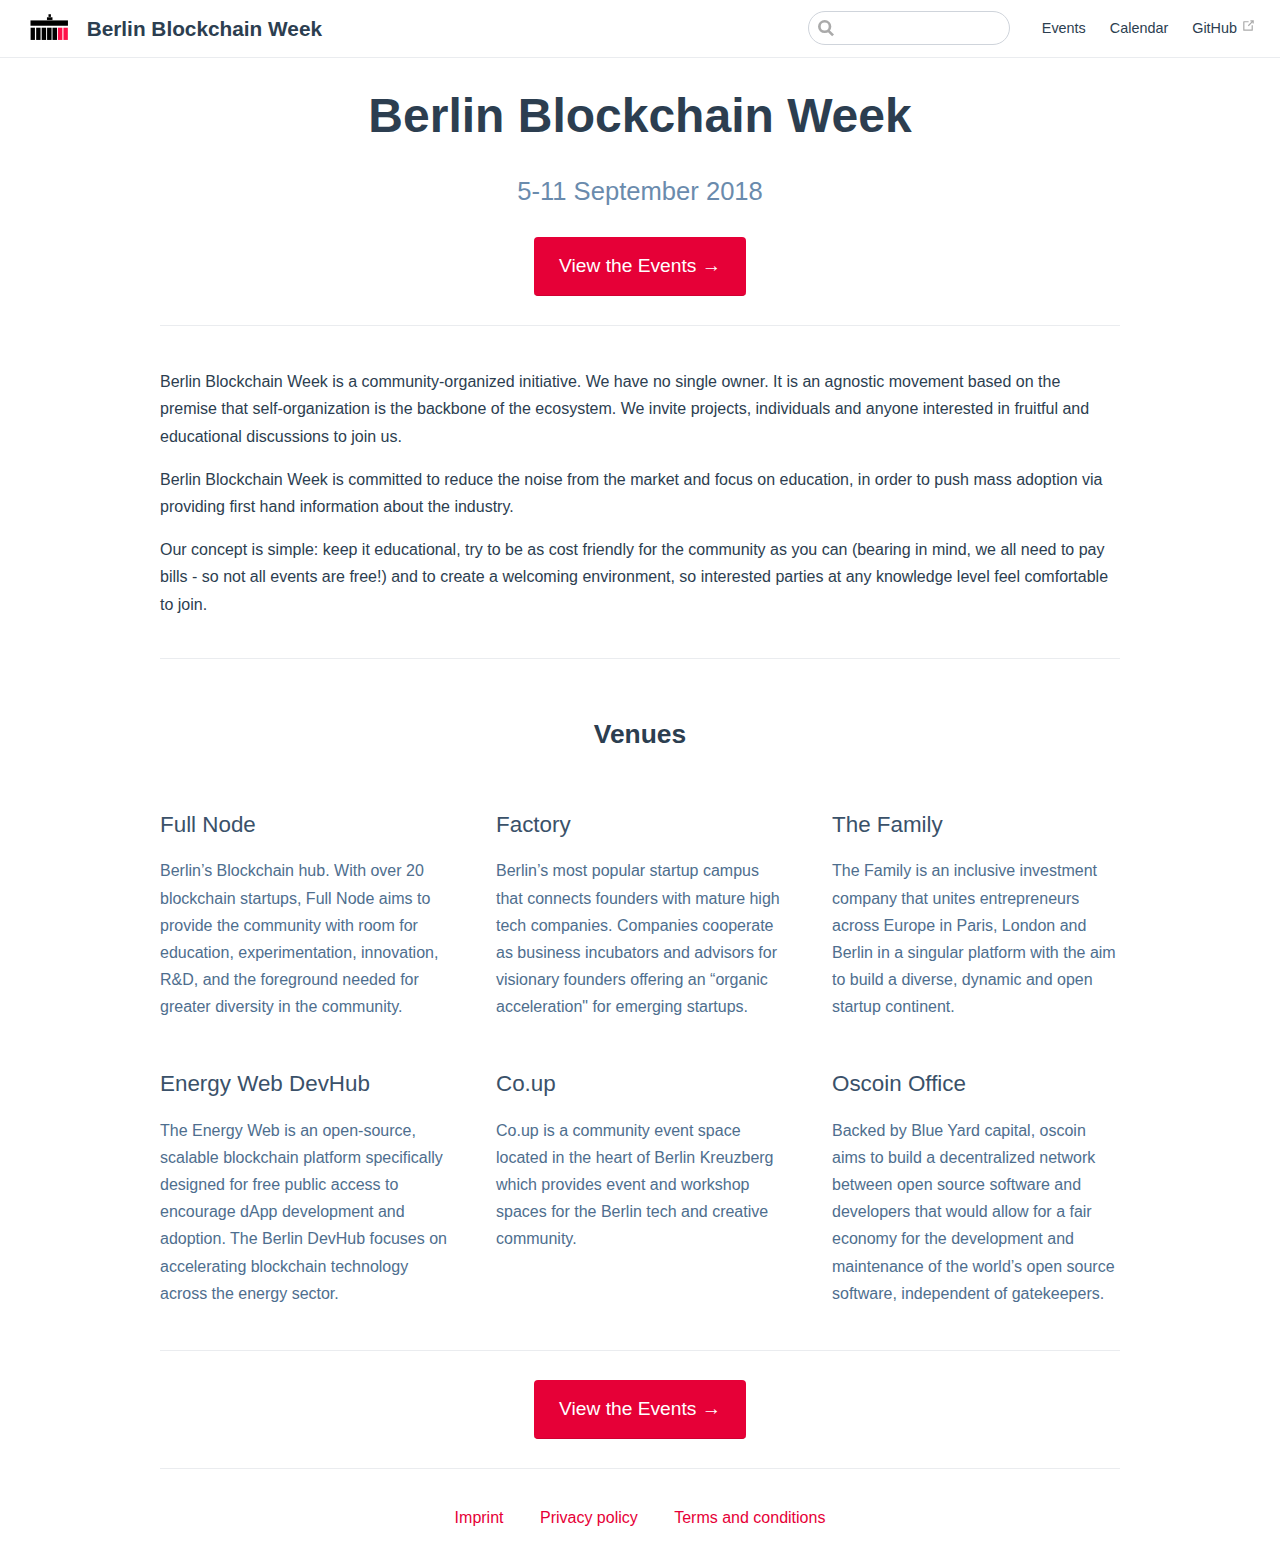
<file: index.html>
<!DOCTYPE html>
<html lang="en-US">
  <head>
    <meta charset="utf-8">
    <meta name="viewport" content="width=device-width,initial-scale=1">
    <title>Berlin Blockchain Week</title>
    <meta name="description" content="Berlin Blockchain Week is a community-organized initiative. We have no single owner. It is an agnostic movement based on the premise that self-organization is the backbone of the ecosystem. We invite projects, individuals and anyone interested in fruitful and educational discussions to join us.">
    
    
    <link rel="preload" href="/assets/css/0.styles.118641b8.css" as="style"><link rel="preload" href="/assets/js/app.9026f558.js" as="script"><link rel="preload" href="/assets/js/13.bcc03168.js" as="script"><link rel="prefetch" href="/assets/js/11.ae4287d5.js"><link rel="prefetch" href="/assets/js/2.4c275b48.js"><link rel="prefetch" href="/assets/js/3.ed432e49.js"><link rel="prefetch" href="/assets/js/4.e4fd7157.js"><link rel="prefetch" href="/assets/js/5.174937e5.js"><link rel="prefetch" href="/assets/js/6.e170a710.js"><link rel="prefetch" href="/assets/js/7.2f9da33f.js"><link rel="prefetch" href="/assets/js/8.95e3af02.js"><link rel="prefetch" href="/assets/js/9.f4f17e78.js"><link rel="prefetch" href="/assets/js/10.970a03ba.js"><link rel="prefetch" href="/assets/js/12.ab1bea9f.js"><link rel="prefetch" href="/assets/js/14.ba740a26.js"><link rel="prefetch" href="/assets/js/15.f35003bf.js"><link rel="prefetch" href="/assets/js/16.45ae62c4.js"><link rel="prefetch" href="/assets/js/17.9997d521.js"><link rel="prefetch" href="/assets/js/18.52aaf806.js"><link rel="prefetch" href="/assets/js/19.ca4f81cb.js"><link rel="prefetch" href="/assets/js/20.ee1c3d1a.js"><link rel="prefetch" href="/assets/js/21.066eb3db.js"><link rel="prefetch" href="/assets/js/22.c931e72f.js"><link rel="prefetch" href="/assets/js/23.e4138b36.js"><link rel="prefetch" href="/assets/js/24.a7f4d59b.js">
    <link rel="stylesheet" href="/assets/css/0.styles.118641b8.css">
  </head>
  <body>
    <div id="app" data-server-rendered="true"><div class="theme-container no-sidebar"><header class="navbar"><div class="sidebar-button"><svg xmlns="http://www.w3.org/2000/svg" aria-hidden="true" role="img" viewBox="0 0 448 512" class="icon"><path fill="currentColor" d="M436 124H12c-6.627 0-12-5.373-12-12V80c0-6.627 5.373-12 12-12h424c6.627 0 12 5.373 12 12v32c0 6.627-5.373 12-12 12zm0 160H12c-6.627 0-12-5.373-12-12v-32c0-6.627 5.373-12 12-12h424c6.627 0 12 5.373 12 12v32c0 6.627-5.373 12-12 12zm0 160H12c-6.627 0-12-5.373-12-12v-32c0-6.627 5.373-12 12-12h424c6.627 0 12 5.373 12 12v32c0 6.627-5.373 12-12 12z"></path></svg></div><a href="/" class="home-link router-link-exact-active router-link-active"><img src="[data-uri]" class="logo"><span class="site-name can-hide">
      Berlin Blockchain Week
    </span></a><div class="links"><div class="search-box"><input aria-label="Search" autocomplete="off" spellcheck="false" value=""><!----></div><nav class="nav-links can-hide"><div class="nav-item"><a href="/events/" class="nav-link">Events</a></div><div class="nav-item"><a href="/calendar/" class="nav-link">Calendar</a></div><a href="https://github.com/cesalazar/berlinblockchainweek" target="_blank" rel="noopener noreferrer" class="repo-link">
    GitHub
    <svg xmlns="http://www.w3.org/2000/svg" aria-hidden="true" x="0px" y="0px" viewBox="0 0 100 100" width="15" height="15" class="icon outbound"><path fill="currentColor" d="M18.8,85.1h56l0,0c2.2,0,4-1.8,4-4v-32h-8v28h-48v-48h28v-8h-32l0,0c-2.2,0-4,1.8-4,4v56C14.8,83.3,16.6,85.1,18.8,85.1z"></path><polygon fill="currentColor" points="45.7,48.7 51.3,54.3 77.2,28.5 77.2,37.2 85.2,37.2 85.2,14.9 62.8,14.9 62.8,22.9 71.5,22.9"></polygon></svg></a></nav></div></header><div class="sidebar-mask"></div><div class="sidebar"><nav class="nav-links"><div class="nav-item"><a href="/events/" class="nav-link">Events</a></div><div class="nav-item"><a href="/calendar/" class="nav-link">Calendar</a></div><a href="https://github.com/cesalazar/berlinblockchainweek" target="_blank" rel="noopener noreferrer" class="repo-link">
    GitHub
    <svg xmlns="http://www.w3.org/2000/svg" aria-hidden="true" x="0px" y="0px" viewBox="0 0 100 100" width="15" height="15" class="icon outbound"><path fill="currentColor" d="M18.8,85.1h56l0,0c2.2,0,4-1.8,4-4v-32h-8v28h-48v-48h28v-8h-32l0,0c-2.2,0-4,1.8-4,4v56C14.8,83.3,16.6,85.1,18.8,85.1z"></path><polygon fill="currentColor" points="45.7,48.7 51.3,54.3 77.2,28.5 77.2,37.2 85.2,37.2 85.2,14.9 62.8,14.9 62.8,22.9 71.5,22.9"></polygon></svg></a></nav><!----></div><div class="home"><div class="hero"><!----><h1>Berlin Blockchain Week</h1><p class="description">
      5-11 September 2018
    </p><p class="action"><a href="/events/" class="nav-link action-button">View the Events →</a></p></div><div class="content custom"><hr><br><p>Berlin Blockchain Week is a community-organized initiative. We have no single
owner. It is an agnostic movement based on the premise that self-organization
is the backbone of the ecosystem. We invite projects, individuals and anyone
interested in fruitful and educational discussions to join us.</p><p>Berlin Blockchain Week is committed to reduce the noise from the market and
focus on education, in order to push mass adoption via providing first hand
information about the industry.</p><p>Our concept is simple: keep it educational, try to be as cost friendly for the
community as you can (bearing in mind, we all need to pay bills - so not all
events are free!) and to create a welcoming environment, so interested parties
at any knowledge level feel comfortable to join.
<br></p></div><div class="features"><div class="title"><h2>Venues</h2></div><div class="feature"><h2>Full Node</h2><p>Berlin’s Blockchain hub. With over 20 blockchain startups, Full Node aims to provide the community with room for education, experimentation, innovation, R&amp;D, and the foreground needed for greater diversity in the community.</p></div><div class="feature"><h2>Factory</h2><p>Berlin’s most popular startup campus that connects founders with mature high tech companies. Companies cooperate as business incubators and advisors for visionary founders offering an “organic acceleration&quot; for emerging startups.</p></div><div class="feature"><h2>The Family</h2><p>The Family is an inclusive investment company that unites entrepreneurs across Europe in Paris, London and Berlin in a singular platform with the aim to build a diverse, dynamic and open startup continent.</p></div><div class="feature"><h2>Energy Web DevHub</h2><p>The Energy Web is an open-source, scalable blockchain platform specifically designed for free public access to encourage dApp development and adoption. The Berlin DevHub focuses on accelerating blockchain technology across the energy sector.</p></div><div class="feature"><h2>Co.up</h2><p>Co.up is a community event space located in the heart of Berlin Kreuzberg which provides event and workshop spaces for the Berlin tech and creative community.</p></div><div class="feature"><h2>Oscoin Office</h2><p>Backed by Blue Yard capital, oscoin aims to build a decentralized network between open source software and developers that would allow for a fair economy for the development and maintenance of the world’s open source software, independent of gatekeepers.</p></div></div><hr><div class="hero"><p class="action"><a href="/events/" class="nav-link action-button">View the Events →</a></p></div><div class="footer"><span><a href="link.url">
        Imprint
      </a></span><span><a href="link.url">
        Privacy policy
      </a></span><span><a href="link.url">
        Terms and conditions
      </a></span></div></div></div></div>
    <script src="/assets/js/13.bcc03168.js" defer></script><script src="/assets/js/app.9026f558.js" defer></script>
  </body>
</html>
</file>
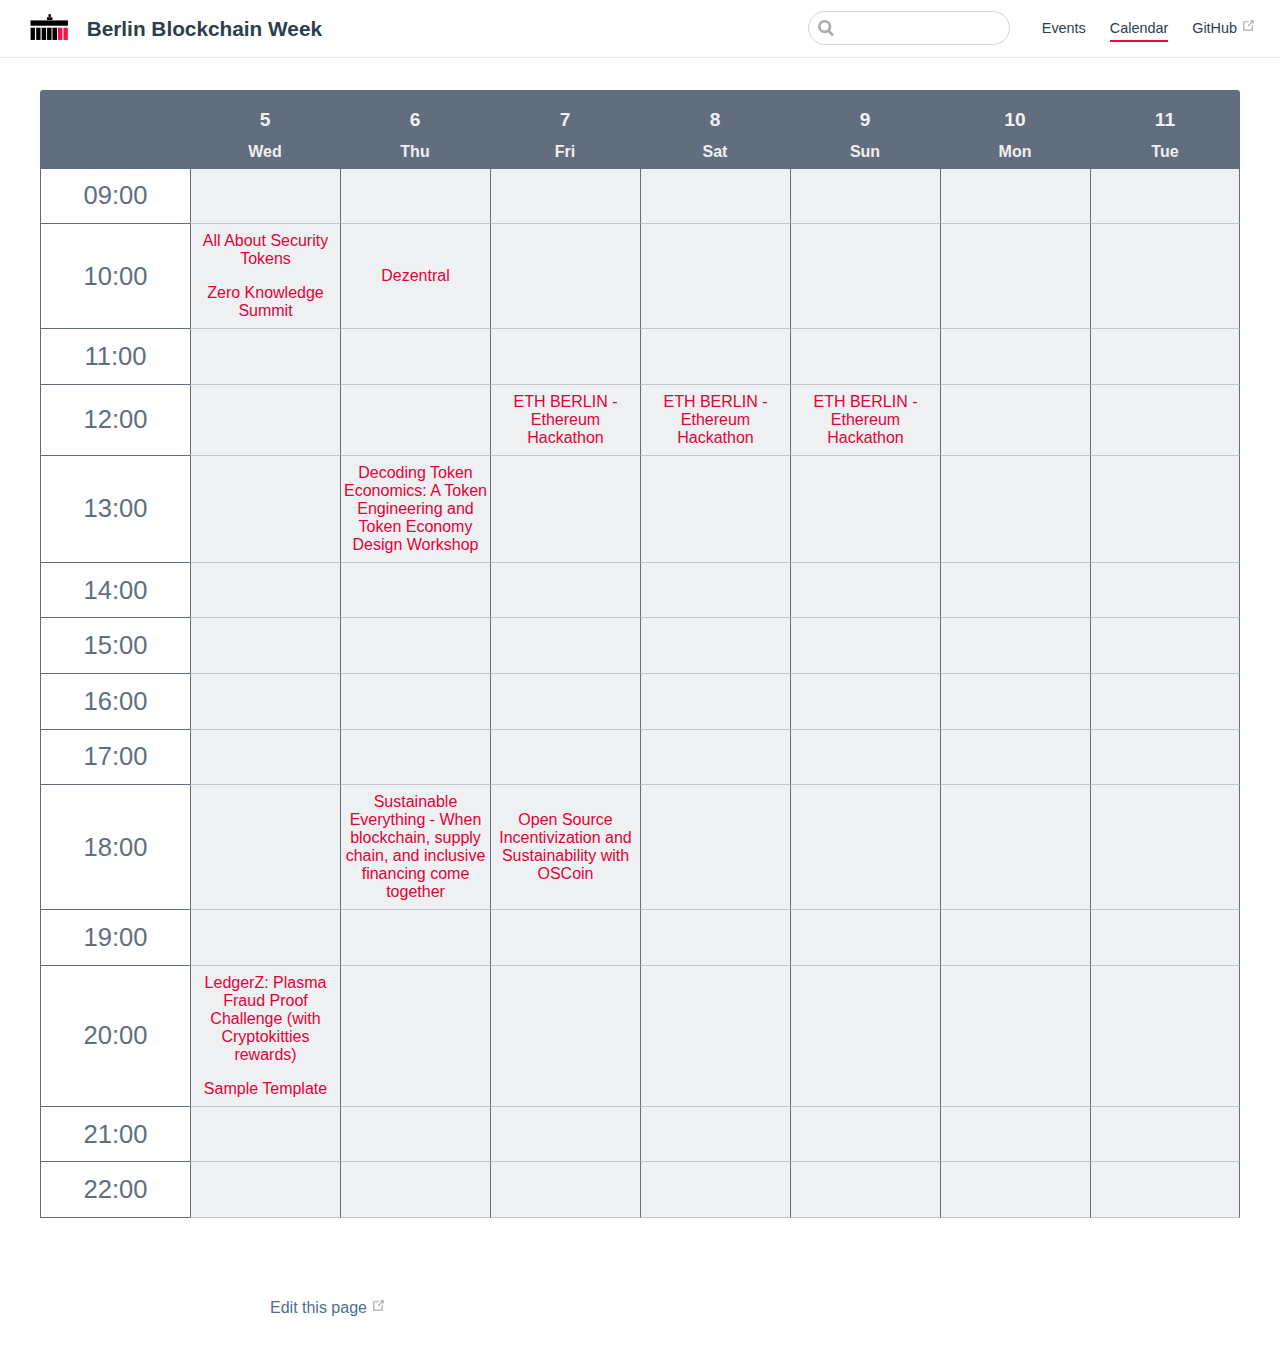
<file: calendar/index.html>
<!DOCTYPE html>
<html lang="en-US">
  <head>
    <meta charset="utf-8">
    <meta name="viewport" content="width=device-width,initial-scale=1">
    <title>Berlin Blockchain Week</title>
    <meta name="description" content="">
    
    
    <link rel="preload" href="/assets/css/0.styles.118641b8.css" as="style"><link rel="preload" href="/assets/js/app.9026f558.js" as="script"><link rel="preload" href="/assets/js/14.ba740a26.js" as="script"><link rel="preload" href="/assets/js/3.ed432e49.js" as="script"><link rel="prefetch" href="/assets/js/11.ae4287d5.js"><link rel="prefetch" href="/assets/js/2.4c275b48.js"><link rel="prefetch" href="/assets/js/4.e4fd7157.js"><link rel="prefetch" href="/assets/js/5.174937e5.js"><link rel="prefetch" href="/assets/js/6.e170a710.js"><link rel="prefetch" href="/assets/js/7.2f9da33f.js"><link rel="prefetch" href="/assets/js/8.95e3af02.js"><link rel="prefetch" href="/assets/js/9.f4f17e78.js"><link rel="prefetch" href="/assets/js/10.970a03ba.js"><link rel="prefetch" href="/assets/js/12.ab1bea9f.js"><link rel="prefetch" href="/assets/js/13.bcc03168.js"><link rel="prefetch" href="/assets/js/15.f35003bf.js"><link rel="prefetch" href="/assets/js/16.45ae62c4.js"><link rel="prefetch" href="/assets/js/17.9997d521.js"><link rel="prefetch" href="/assets/js/18.52aaf806.js"><link rel="prefetch" href="/assets/js/19.ca4f81cb.js"><link rel="prefetch" href="/assets/js/20.ee1c3d1a.js"><link rel="prefetch" href="/assets/js/21.066eb3db.js"><link rel="prefetch" href="/assets/js/22.c931e72f.js"><link rel="prefetch" href="/assets/js/23.e4138b36.js"><link rel="prefetch" href="/assets/js/24.a7f4d59b.js">
    <link rel="stylesheet" href="/assets/css/0.styles.118641b8.css">
  </head>
  <body>
    <div id="app" data-server-rendered="true"><div class="theme-container no-sidebar calendar"><header class="navbar"><div class="sidebar-button"><svg xmlns="http://www.w3.org/2000/svg" aria-hidden="true" role="img" viewBox="0 0 448 512" class="icon"><path fill="currentColor" d="M436 124H12c-6.627 0-12-5.373-12-12V80c0-6.627 5.373-12 12-12h424c6.627 0 12 5.373 12 12v32c0 6.627-5.373 12-12 12zm0 160H12c-6.627 0-12-5.373-12-12v-32c0-6.627 5.373-12 12-12h424c6.627 0 12 5.373 12 12v32c0 6.627-5.373 12-12 12zm0 160H12c-6.627 0-12-5.373-12-12v-32c0-6.627 5.373-12 12-12h424c6.627 0 12 5.373 12 12v32c0 6.627-5.373 12-12 12z"></path></svg></div><a href="/" class="home-link router-link-active"><img src="[data-uri]" class="logo"><span class="site-name can-hide">
      Berlin Blockchain Week
    </span></a><div class="links"><div class="search-box"><input aria-label="Search" autocomplete="off" spellcheck="false" value=""><!----></div><nav class="nav-links can-hide"><div class="nav-item"><a href="/events/" class="nav-link">Events</a></div><div class="nav-item"><a href="/calendar/" class="nav-link router-link-exact-active router-link-active">Calendar</a></div><a href="https://github.com/cesalazar/berlinblockchainweek" target="_blank" rel="noopener noreferrer" class="repo-link">
    GitHub
    <svg xmlns="http://www.w3.org/2000/svg" aria-hidden="true" x="0px" y="0px" viewBox="0 0 100 100" width="15" height="15" class="icon outbound"><path fill="currentColor" d="M18.8,85.1h56l0,0c2.2,0,4-1.8,4-4v-32h-8v28h-48v-48h28v-8h-32l0,0c-2.2,0-4,1.8-4,4v56C14.8,83.3,16.6,85.1,18.8,85.1z"></path><polygon fill="currentColor" points="45.7,48.7 51.3,54.3 77.2,28.5 77.2,37.2 85.2,37.2 85.2,14.9 62.8,14.9 62.8,22.9 71.5,22.9"></polygon></svg></a></nav></div></header><div class="sidebar-mask"></div><div class="sidebar"><nav class="nav-links"><div class="nav-item"><a href="/events/" class="nav-link">Events</a></div><div class="nav-item"><a href="/calendar/" class="nav-link router-link-exact-active router-link-active">Calendar</a></div><a href="https://github.com/cesalazar/berlinblockchainweek" target="_blank" rel="noopener noreferrer" class="repo-link">
    GitHub
    <svg xmlns="http://www.w3.org/2000/svg" aria-hidden="true" x="0px" y="0px" viewBox="0 0 100 100" width="15" height="15" class="icon outbound"><path fill="currentColor" d="M18.8,85.1h56l0,0c2.2,0,4-1.8,4-4v-32h-8v28h-48v-48h28v-8h-32l0,0c-2.2,0-4,1.8-4,4v56C14.8,83.3,16.6,85.1,18.8,85.1z"></path><polygon fill="currentColor" points="45.7,48.7 51.3,54.3 77.2,28.5 77.2,37.2 85.2,37.2 85.2,14.9 62.8,14.9 62.8,22.9 71.5,22.9"></polygon></svg></a></nav><!----></div><div class="page"><div class="content"><table><thead><tr><th></th></tr></thead><!----><!----><!----><!----><!----><!----><!----><!----><tbody><tr><td class="hour"><span>09:00</span></td><!----><!----><!----><!----><td></td><td></td><td></td><td></td><td></td><td></td><td></td></tr></tbody><tbody><tr><td class="hour"><span>10:00</span></td><!----><!----><!----><!----><td></td><td></td><td></td><td></td><td></td><td></td><td></td></tr></tbody><tbody><tr><td class="hour"><span>11:00</span></td><!----><!----><!----><!----><td></td><td></td><td></td><td></td><td></td><td></td><td></td></tr></tbody><tbody><tr><td class="hour"><span>12:00</span></td><!----><!----><!----><!----><td></td><td></td><td></td><td></td><td></td><td></td><td></td></tr></tbody><tbody><tr><td class="hour"><span>13:00</span></td><!----><!----><!----><!----><td></td><td></td><td></td><td></td><td></td><td></td><td></td></tr></tbody><tbody><tr><td class="hour"><span>14:00</span></td><!----><!----><!----><!----><td></td><td></td><td></td><td></td><td></td><td></td><td></td></tr></tbody><tbody><tr><td class="hour"><span>15:00</span></td><!----><!----><!----><!----><td></td><td></td><td></td><td></td><td></td><td></td><td></td></tr></tbody><tbody><tr><td class="hour"><span>16:00</span></td><!----><!----><!----><!----><td></td><td></td><td></td><td></td><td></td><td></td><td></td></tr></tbody><tbody><tr><td class="hour"><span>17:00</span></td><!----><!----><!----><!----><td></td><td></td><td></td><td></td><td></td><td></td><td></td></tr></tbody><tbody><tr><td class="hour"><span>18:00</span></td><!----><!----><!----><!----><td></td><td></td><td></td><td></td><td></td><td></td><td></td></tr></tbody><tbody><tr><td class="hour"><span>19:00</span></td><!----><!----><!----><!----><td></td><td></td><td></td><td></td><td></td><td></td><td></td></tr></tbody><tbody><tr><td class="hour"><span>20:00</span></td><!----><!----><!----><!----><td></td><td></td><td></td><td></td><td></td><td></td><td></td></tr></tbody><tbody><tr><td class="hour"><span>21:00</span></td><!----><!----><!----><!----><td></td><td></td><td></td><td></td><td></td><td></td><td></td></tr></tbody><tbody><tr><td class="hour"><span>22:00</span></td><!----><!----><!----><!----><td></td><td></td><td></td><td></td><td></td><td></td><td></td></tr></tbody></table></div><div class="page-edit"><div class="edit-link"><a href="https://github.com/cesalazar/berlinblockchainweek/edit/master/calendar/README.md" target="_blank" rel="noopener noreferrer">Edit this page</a><svg xmlns="http://www.w3.org/2000/svg" aria-hidden="true" x="0px" y="0px" viewBox="0 0 100 100" width="15" height="15" class="icon outbound"><path fill="currentColor" d="M18.8,85.1h56l0,0c2.2,0,4-1.8,4-4v-32h-8v28h-48v-48h28v-8h-32l0,0c-2.2,0-4,1.8-4,4v56C14.8,83.3,16.6,85.1,18.8,85.1z"></path><polygon fill="currentColor" points="45.7,48.7 51.3,54.3 77.2,28.5 77.2,37.2 85.2,37.2 85.2,14.9 62.8,14.9 62.8,22.9 71.5,22.9"></polygon></svg></div><!----></div><!----></div></div></div>
    <script src="/assets/js/14.ba740a26.js" defer></script><script src="/assets/js/3.ed432e49.js" defer></script><script src="/assets/js/app.9026f558.js" defer></script>
  </body>
</html>
</file>
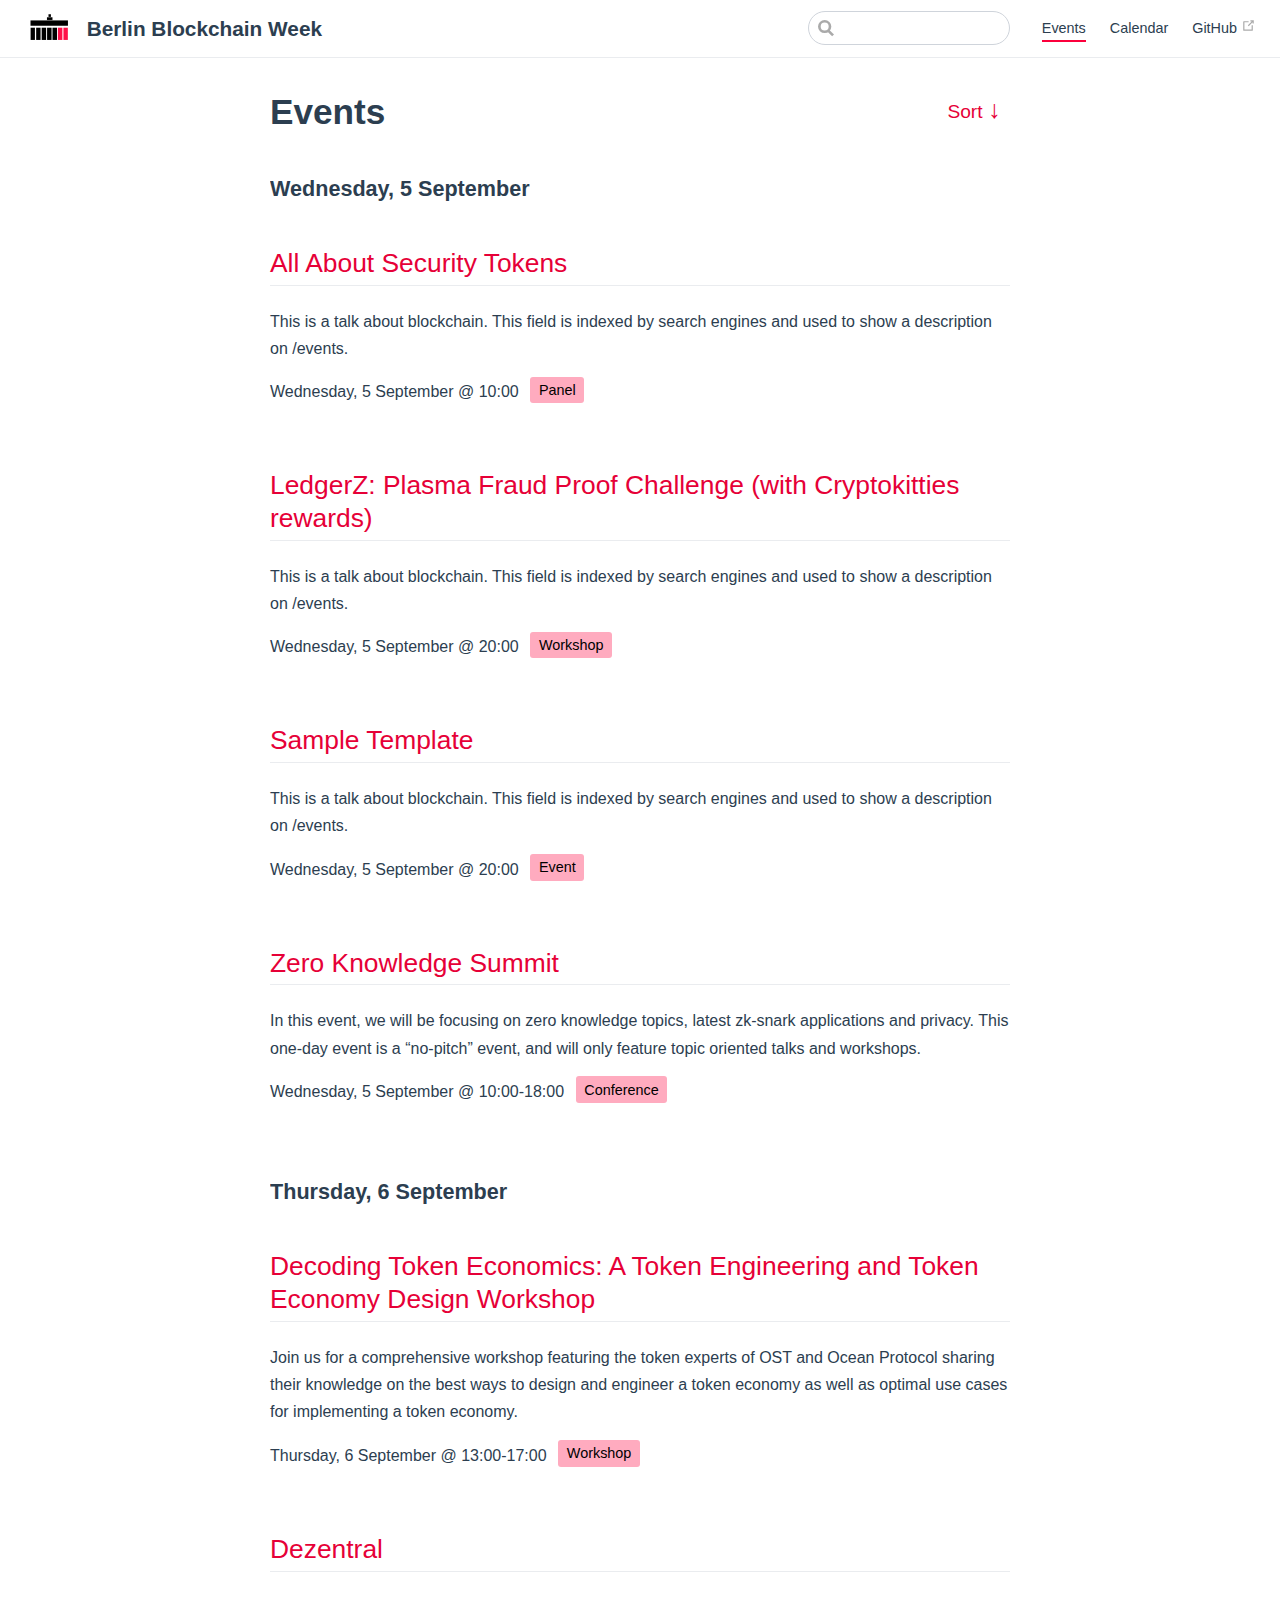
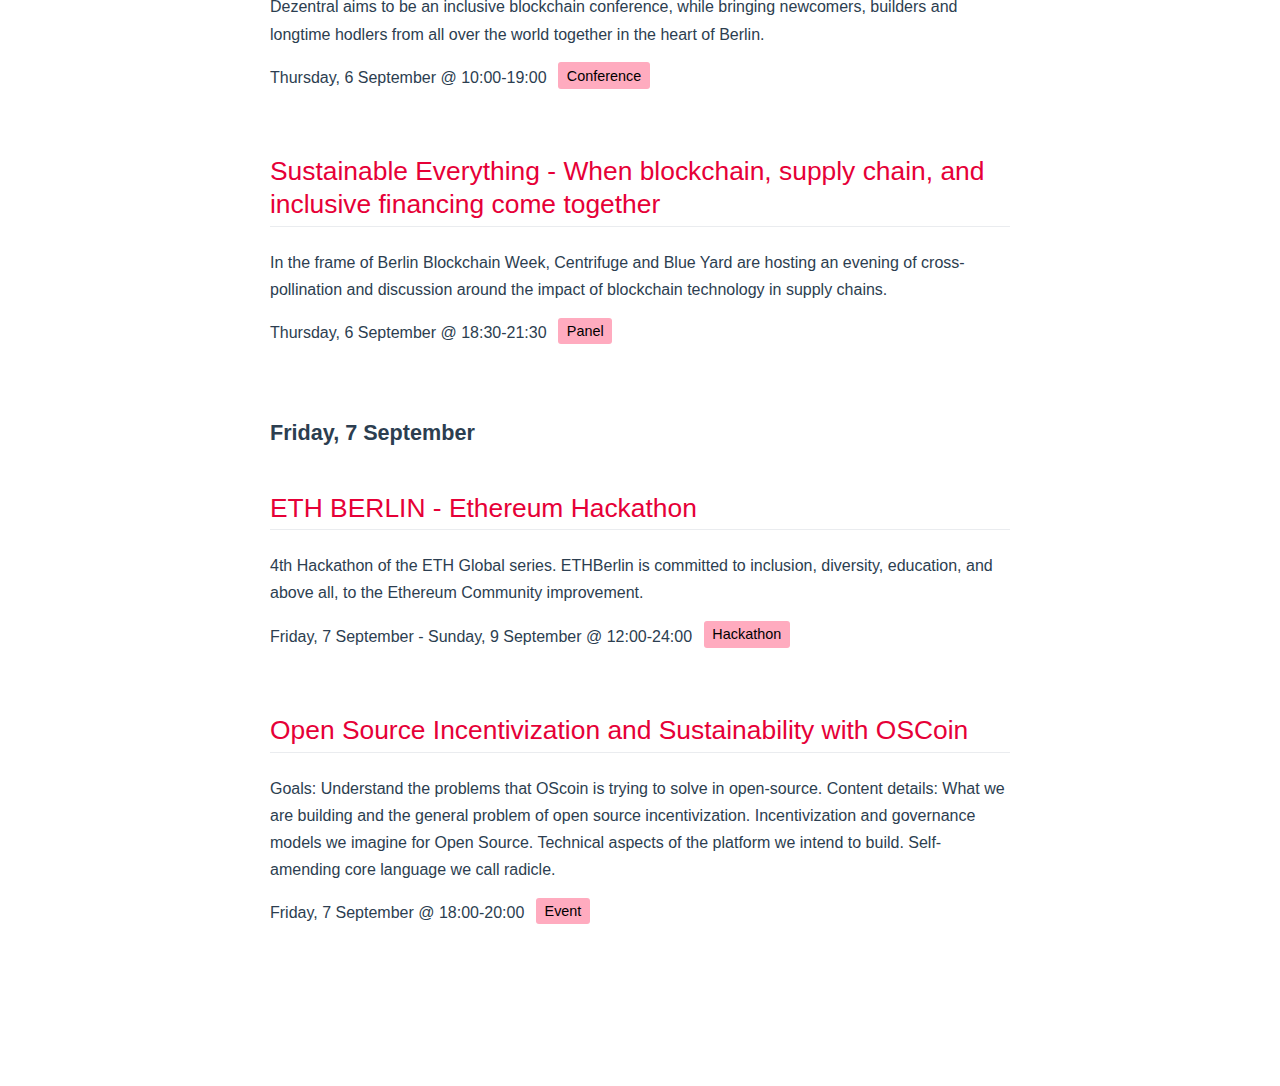
<file: events/index.html>
<!DOCTYPE html>
<html lang="en-US">
  <head>
    <meta charset="utf-8">
    <meta name="viewport" content="width=device-width,initial-scale=1">
    <title>Berlin Blockchain Week</title>
    <meta name="description" content="">
    
    
    <link rel="preload" href="/assets/css/0.styles.118641b8.css" as="style"><link rel="preload" href="/assets/js/app.9026f558.js" as="script"><link rel="preload" href="/assets/js/15.f35003bf.js" as="script"><link rel="preload" href="/assets/js/10.970a03ba.js" as="script"><link rel="prefetch" href="/assets/js/11.ae4287d5.js"><link rel="prefetch" href="/assets/js/2.4c275b48.js"><link rel="prefetch" href="/assets/js/3.ed432e49.js"><link rel="prefetch" href="/assets/js/4.e4fd7157.js"><link rel="prefetch" href="/assets/js/5.174937e5.js"><link rel="prefetch" href="/assets/js/6.e170a710.js"><link rel="prefetch" href="/assets/js/7.2f9da33f.js"><link rel="prefetch" href="/assets/js/8.95e3af02.js"><link rel="prefetch" href="/assets/js/9.f4f17e78.js"><link rel="prefetch" href="/assets/js/12.ab1bea9f.js"><link rel="prefetch" href="/assets/js/13.bcc03168.js"><link rel="prefetch" href="/assets/js/14.ba740a26.js"><link rel="prefetch" href="/assets/js/16.45ae62c4.js"><link rel="prefetch" href="/assets/js/17.9997d521.js"><link rel="prefetch" href="/assets/js/18.52aaf806.js"><link rel="prefetch" href="/assets/js/19.ca4f81cb.js"><link rel="prefetch" href="/assets/js/20.ee1c3d1a.js"><link rel="prefetch" href="/assets/js/21.066eb3db.js"><link rel="prefetch" href="/assets/js/22.c931e72f.js"><link rel="prefetch" href="/assets/js/23.e4138b36.js"><link rel="prefetch" href="/assets/js/24.a7f4d59b.js">
    <link rel="stylesheet" href="/assets/css/0.styles.118641b8.css">
  </head>
  <body>
    <div id="app" data-server-rendered="true"><div class="theme-container no-sidebar"><header class="navbar"><div class="sidebar-button"><svg xmlns="http://www.w3.org/2000/svg" aria-hidden="true" role="img" viewBox="0 0 448 512" class="icon"><path fill="currentColor" d="M436 124H12c-6.627 0-12-5.373-12-12V80c0-6.627 5.373-12 12-12h424c6.627 0 12 5.373 12 12v32c0 6.627-5.373 12-12 12zm0 160H12c-6.627 0-12-5.373-12-12v-32c0-6.627 5.373-12 12-12h424c6.627 0 12 5.373 12 12v32c0 6.627-5.373 12-12 12zm0 160H12c-6.627 0-12-5.373-12-12v-32c0-6.627 5.373-12 12-12h424c6.627 0 12 5.373 12 12v32c0 6.627-5.373 12-12 12z"></path></svg></div><a href="/" class="home-link router-link-active"><img src="[data-uri]" class="logo"><span class="site-name can-hide">
      Berlin Blockchain Week
    </span></a><div class="links"><div class="search-box"><input aria-label="Search" autocomplete="off" spellcheck="false" value=""><!----></div><nav class="nav-links can-hide"><div class="nav-item"><a href="/events/" class="nav-link router-link-exact-active router-link-active">Events</a></div><div class="nav-item"><a href="/calendar/" class="nav-link">Calendar</a></div><a href="https://github.com/cesalazar/berlinblockchainweek" target="_blank" rel="noopener noreferrer" class="repo-link">
    GitHub
    <svg xmlns="http://www.w3.org/2000/svg" aria-hidden="true" x="0px" y="0px" viewBox="0 0 100 100" width="15" height="15" class="icon outbound"><path fill="currentColor" d="M18.8,85.1h56l0,0c2.2,0,4-1.8,4-4v-32h-8v28h-48v-48h28v-8h-32l0,0c-2.2,0-4,1.8-4,4v56C14.8,83.3,16.6,85.1,18.8,85.1z"></path><polygon fill="currentColor" points="45.7,48.7 51.3,54.3 77.2,28.5 77.2,37.2 85.2,37.2 85.2,14.9 62.8,14.9 62.8,22.9 71.5,22.9"></polygon></svg></a></nav></div></header><div class="sidebar-mask"></div><div class="sidebar"><nav class="nav-links"><div class="nav-item"><a href="/events/" class="nav-link router-link-exact-active router-link-active">Events</a></div><div class="nav-item"><a href="/calendar/" class="nav-link">Calendar</a></div><a href="https://github.com/cesalazar/berlinblockchainweek" target="_blank" rel="noopener noreferrer" class="repo-link">
    GitHub
    <svg xmlns="http://www.w3.org/2000/svg" aria-hidden="true" x="0px" y="0px" viewBox="0 0 100 100" width="15" height="15" class="icon outbound"><path fill="currentColor" d="M18.8,85.1h56l0,0c2.2,0,4-1.8,4-4v-32h-8v28h-48v-48h28v-8h-32l0,0c-2.2,0-4,1.8-4,4v56C14.8,83.3,16.6,85.1,18.8,85.1z"></path><polygon fill="currentColor" points="45.7,48.7 51.3,54.3 77.2,28.5 77.2,37.2 85.2,37.2 85.2,14.9 62.8,14.9 62.8,22.9 71.5,22.9"></polygon></svg></a></nav><!----></div><div class="page"><div class="content"><div class="events--container"><h1>
    Events
    <a class="action-button">
      Sort
      <span>↓</span></a></h1></div></div><div class="page-edit"><!----><!----></div><!----></div></div></div>
    <script src="/assets/js/15.f35003bf.js" defer></script><script src="/assets/js/10.970a03ba.js" defer></script><script src="/assets/js/app.9026f558.js" defer></script>
  </body>
</html>
</file>
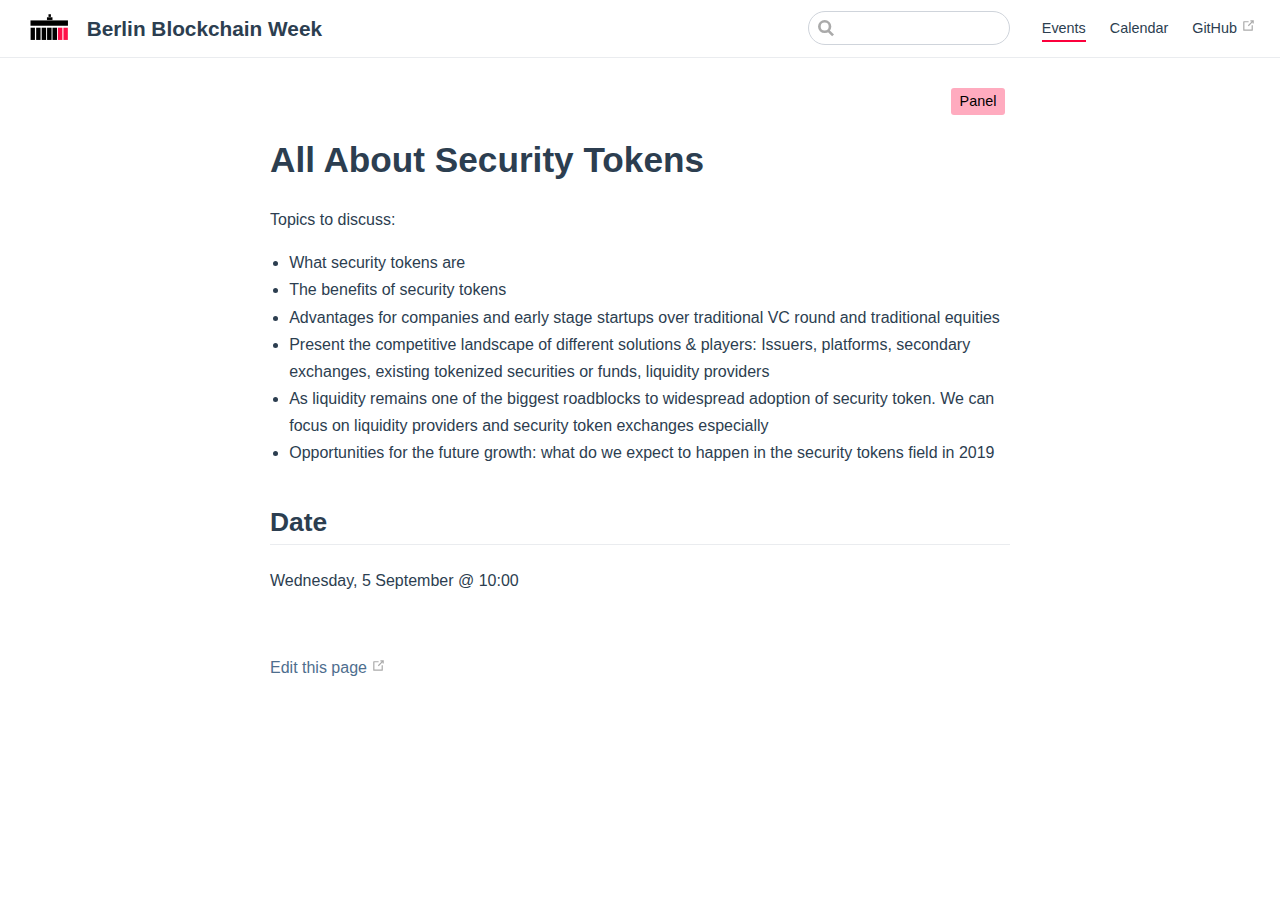
<file: events/all-about-security-tokens/index.html>
<!DOCTYPE html>
<html lang="en-US">
  <head>
    <meta charset="utf-8">
    <meta name="viewport" content="width=device-width,initial-scale=1">
    <title>All About Security Tokens | Berlin Blockchain Week</title>
    <meta name="description" content="This is a talk about blockchain. This field is indexed by search engines and used to show a description on /events.">
    
    
    <link rel="preload" href="/assets/css/0.styles.118641b8.css" as="style"><link rel="preload" href="/assets/js/app.9026f558.js" as="script"><link rel="preload" href="/assets/js/16.45ae62c4.js" as="script"><link rel="preload" href="/assets/js/4.e4fd7157.js" as="script"><link rel="prefetch" href="/assets/js/11.ae4287d5.js"><link rel="prefetch" href="/assets/js/2.4c275b48.js"><link rel="prefetch" href="/assets/js/3.ed432e49.js"><link rel="prefetch" href="/assets/js/5.174937e5.js"><link rel="prefetch" href="/assets/js/6.e170a710.js"><link rel="prefetch" href="/assets/js/7.2f9da33f.js"><link rel="prefetch" href="/assets/js/8.95e3af02.js"><link rel="prefetch" href="/assets/js/9.f4f17e78.js"><link rel="prefetch" href="/assets/js/10.970a03ba.js"><link rel="prefetch" href="/assets/js/12.ab1bea9f.js"><link rel="prefetch" href="/assets/js/13.bcc03168.js"><link rel="prefetch" href="/assets/js/14.ba740a26.js"><link rel="prefetch" href="/assets/js/15.f35003bf.js"><link rel="prefetch" href="/assets/js/17.9997d521.js"><link rel="prefetch" href="/assets/js/18.52aaf806.js"><link rel="prefetch" href="/assets/js/19.ca4f81cb.js"><link rel="prefetch" href="/assets/js/20.ee1c3d1a.js"><link rel="prefetch" href="/assets/js/21.066eb3db.js"><link rel="prefetch" href="/assets/js/22.c931e72f.js"><link rel="prefetch" href="/assets/js/23.e4138b36.js"><link rel="prefetch" href="/assets/js/24.a7f4d59b.js">
    <link rel="stylesheet" href="/assets/css/0.styles.118641b8.css">
  </head>
  <body>
    <div id="app" data-server-rendered="true"><div class="theme-container no-sidebar"><header class="navbar"><div class="sidebar-button"><svg xmlns="http://www.w3.org/2000/svg" aria-hidden="true" role="img" viewBox="0 0 448 512" class="icon"><path fill="currentColor" d="M436 124H12c-6.627 0-12-5.373-12-12V80c0-6.627 5.373-12 12-12h424c6.627 0 12 5.373 12 12v32c0 6.627-5.373 12-12 12zm0 160H12c-6.627 0-12-5.373-12-12v-32c0-6.627 5.373-12 12-12h424c6.627 0 12 5.373 12 12v32c0 6.627-5.373 12-12 12zm0 160H12c-6.627 0-12-5.373-12-12v-32c0-6.627 5.373-12 12-12h424c6.627 0 12 5.373 12 12v32c0 6.627-5.373 12-12 12z"></path></svg></div><a href="/" class="home-link router-link-active"><img src="[data-uri]" class="logo"><span class="site-name can-hide">
      Berlin Blockchain Week
    </span></a><div class="links"><div class="search-box"><input aria-label="Search" autocomplete="off" spellcheck="false" value=""><!----></div><nav class="nav-links can-hide"><div class="nav-item"><a href="/events/" class="nav-link router-link-active">Events</a></div><div class="nav-item"><a href="/calendar/" class="nav-link">Calendar</a></div><a href="https://github.com/cesalazar/berlinblockchainweek" target="_blank" rel="noopener noreferrer" class="repo-link">
    GitHub
    <svg xmlns="http://www.w3.org/2000/svg" aria-hidden="true" x="0px" y="0px" viewBox="0 0 100 100" width="15" height="15" class="icon outbound"><path fill="currentColor" d="M18.8,85.1h56l0,0c2.2,0,4-1.8,4-4v-32h-8v28h-48v-48h28v-8h-32l0,0c-2.2,0-4,1.8-4,4v56C14.8,83.3,16.6,85.1,18.8,85.1z"></path><polygon fill="currentColor" points="45.7,48.7 51.3,54.3 77.2,28.5 77.2,37.2 85.2,37.2 85.2,14.9 62.8,14.9 62.8,22.9 71.5,22.9"></polygon></svg></a></nav></div></header><div class="sidebar-mask"></div><div class="sidebar"><nav class="nav-links"><div class="nav-item"><a href="/events/" class="nav-link router-link-active">Events</a></div><div class="nav-item"><a href="/calendar/" class="nav-link">Calendar</a></div><a href="https://github.com/cesalazar/berlinblockchainweek" target="_blank" rel="noopener noreferrer" class="repo-link">
    GitHub
    <svg xmlns="http://www.w3.org/2000/svg" aria-hidden="true" x="0px" y="0px" viewBox="0 0 100 100" width="15" height="15" class="icon outbound"><path fill="currentColor" d="M18.8,85.1h56l0,0c2.2,0,4-1.8,4-4v-32h-8v28h-48v-48h28v-8h-32l0,0c-2.2,0-4,1.8-4,4v56C14.8,83.3,16.6,85.1,18.8,85.1z"></path><polygon fill="currentColor" points="45.7,48.7 51.3,54.3 77.2,28.5 77.2,37.2 85.2,37.2 85.2,14.9 62.8,14.9 62.8,22.9 71.5,22.9"></polygon></svg></a></nav><!----></div><div class="page"><div class="content"><div><div class="category"><span class="badge tip top">Panel</span></div><h1 id="name">All About Security Tokens</h1><div><p><span>
      Topics to discuss:
    </span></p><p><ul><li>
        What security tokens are
      </li><li>
        The benefits of security tokens
      </li><li>
        Advantages for companies and early stage startups over traditional VC round and  traditional equities
      </li><li>
        Present the competitive landscape of different solutions &amp; players: Issuers, platforms, secondary exchanges, existing tokenized securities or funds, liquidity providers
      </li><li>
        As liquidity remains one of the biggest roadblocks to widespread adoption of security token. We can focus on liquidity providers and security token exchanges especially
      </li><li>
        Opportunities for the future growth: what do we expect to happen in the security tokens field in 2019
      </li></ul></p></div><!----><div id="date"><h2>Date</h2><p class="datetime">
  Wednesday, 5 September @ 10:00
  </p></div><!----><!----></div></div><div class="page-edit"><div class="edit-link"><a href="https://github.com/cesalazar/berlinblockchainweek/edit/master/events/all-about-security-tokens/README.md" target="_blank" rel="noopener noreferrer">Edit this page</a><svg xmlns="http://www.w3.org/2000/svg" aria-hidden="true" x="0px" y="0px" viewBox="0 0 100 100" width="15" height="15" class="icon outbound"><path fill="currentColor" d="M18.8,85.1h56l0,0c2.2,0,4-1.8,4-4v-32h-8v28h-48v-48h28v-8h-32l0,0c-2.2,0-4,1.8-4,4v56C14.8,83.3,16.6,85.1,18.8,85.1z"></path><polygon fill="currentColor" points="45.7,48.7 51.3,54.3 77.2,28.5 77.2,37.2 85.2,37.2 85.2,14.9 62.8,14.9 62.8,22.9 71.5,22.9"></polygon></svg></div><!----></div><!----></div></div></div>
    <script src="/assets/js/16.45ae62c4.js" defer></script><script src="/assets/js/4.e4fd7157.js" defer></script><script src="/assets/js/app.9026f558.js" defer></script>
  </body>
</html>
</file>
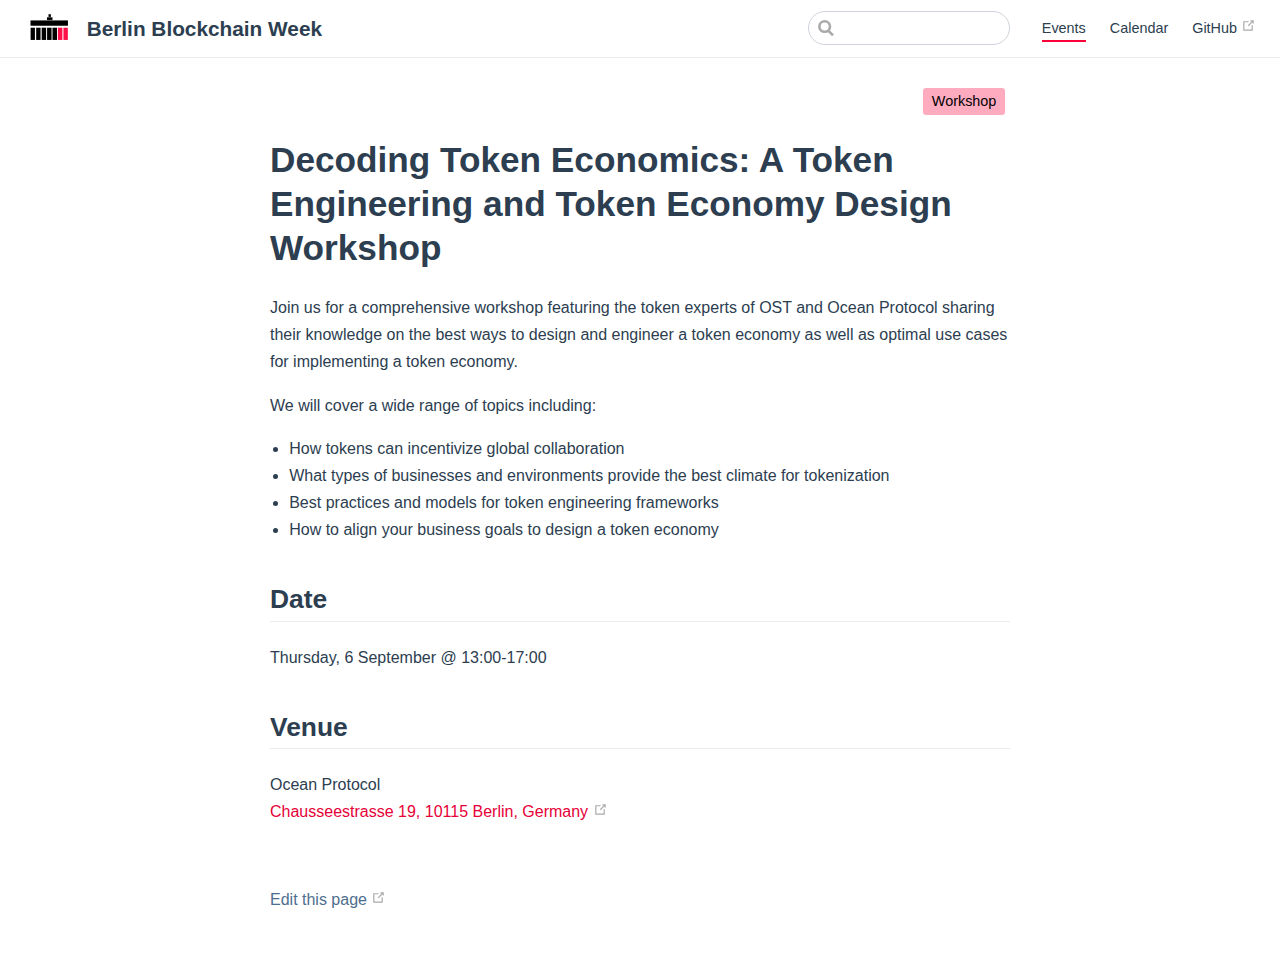
<file: events/decoding-token-economics/index.html>
<!DOCTYPE html>
<html lang="en-US">
  <head>
    <meta charset="utf-8">
    <meta name="viewport" content="width=device-width,initial-scale=1">
    <title>Decoding Token Economics: A Token Engineering and Token Economy Design Workshop | Berlin Blockchain Week</title>
    <meta name="description" content="Join us for a comprehensive workshop featuring the token experts of OST and Ocean Protocol sharing their knowledge on the best ways to design and engineer a token economy as well as optimal use cases for implementing a token economy.">
    
    
    <link rel="preload" href="/assets/css/0.styles.118641b8.css" as="style"><link rel="preload" href="/assets/js/app.9026f558.js" as="script"><link rel="preload" href="/assets/js/17.9997d521.js" as="script"><link rel="preload" href="/assets/js/4.e4fd7157.js" as="script"><link rel="prefetch" href="/assets/js/11.ae4287d5.js"><link rel="prefetch" href="/assets/js/2.4c275b48.js"><link rel="prefetch" href="/assets/js/3.ed432e49.js"><link rel="prefetch" href="/assets/js/5.174937e5.js"><link rel="prefetch" href="/assets/js/6.e170a710.js"><link rel="prefetch" href="/assets/js/7.2f9da33f.js"><link rel="prefetch" href="/assets/js/8.95e3af02.js"><link rel="prefetch" href="/assets/js/9.f4f17e78.js"><link rel="prefetch" href="/assets/js/10.970a03ba.js"><link rel="prefetch" href="/assets/js/12.ab1bea9f.js"><link rel="prefetch" href="/assets/js/13.bcc03168.js"><link rel="prefetch" href="/assets/js/14.ba740a26.js"><link rel="prefetch" href="/assets/js/15.f35003bf.js"><link rel="prefetch" href="/assets/js/16.45ae62c4.js"><link rel="prefetch" href="/assets/js/18.52aaf806.js"><link rel="prefetch" href="/assets/js/19.ca4f81cb.js"><link rel="prefetch" href="/assets/js/20.ee1c3d1a.js"><link rel="prefetch" href="/assets/js/21.066eb3db.js"><link rel="prefetch" href="/assets/js/22.c931e72f.js"><link rel="prefetch" href="/assets/js/23.e4138b36.js"><link rel="prefetch" href="/assets/js/24.a7f4d59b.js">
    <link rel="stylesheet" href="/assets/css/0.styles.118641b8.css">
  </head>
  <body>
    <div id="app" data-server-rendered="true"><div class="theme-container no-sidebar"><header class="navbar"><div class="sidebar-button"><svg xmlns="http://www.w3.org/2000/svg" aria-hidden="true" role="img" viewBox="0 0 448 512" class="icon"><path fill="currentColor" d="M436 124H12c-6.627 0-12-5.373-12-12V80c0-6.627 5.373-12 12-12h424c6.627 0 12 5.373 12 12v32c0 6.627-5.373 12-12 12zm0 160H12c-6.627 0-12-5.373-12-12v-32c0-6.627 5.373-12 12-12h424c6.627 0 12 5.373 12 12v32c0 6.627-5.373 12-12 12zm0 160H12c-6.627 0-12-5.373-12-12v-32c0-6.627 5.373-12 12-12h424c6.627 0 12 5.373 12 12v32c0 6.627-5.373 12-12 12z"></path></svg></div><a href="/" class="home-link router-link-active"><img src="[data-uri]" class="logo"><span class="site-name can-hide">
      Berlin Blockchain Week
    </span></a><div class="links"><div class="search-box"><input aria-label="Search" autocomplete="off" spellcheck="false" value=""><!----></div><nav class="nav-links can-hide"><div class="nav-item"><a href="/events/" class="nav-link router-link-active">Events</a></div><div class="nav-item"><a href="/calendar/" class="nav-link">Calendar</a></div><a href="https://github.com/cesalazar/berlinblockchainweek" target="_blank" rel="noopener noreferrer" class="repo-link">
    GitHub
    <svg xmlns="http://www.w3.org/2000/svg" aria-hidden="true" x="0px" y="0px" viewBox="0 0 100 100" width="15" height="15" class="icon outbound"><path fill="currentColor" d="M18.8,85.1h56l0,0c2.2,0,4-1.8,4-4v-32h-8v28h-48v-48h28v-8h-32l0,0c-2.2,0-4,1.8-4,4v56C14.8,83.3,16.6,85.1,18.8,85.1z"></path><polygon fill="currentColor" points="45.7,48.7 51.3,54.3 77.2,28.5 77.2,37.2 85.2,37.2 85.2,14.9 62.8,14.9 62.8,22.9 71.5,22.9"></polygon></svg></a></nav></div></header><div class="sidebar-mask"></div><div class="sidebar"><nav class="nav-links"><div class="nav-item"><a href="/events/" class="nav-link router-link-active">Events</a></div><div class="nav-item"><a href="/calendar/" class="nav-link">Calendar</a></div><a href="https://github.com/cesalazar/berlinblockchainweek" target="_blank" rel="noopener noreferrer" class="repo-link">
    GitHub
    <svg xmlns="http://www.w3.org/2000/svg" aria-hidden="true" x="0px" y="0px" viewBox="0 0 100 100" width="15" height="15" class="icon outbound"><path fill="currentColor" d="M18.8,85.1h56l0,0c2.2,0,4-1.8,4-4v-32h-8v28h-48v-48h28v-8h-32l0,0c-2.2,0-4,1.8-4,4v56C14.8,83.3,16.6,85.1,18.8,85.1z"></path><polygon fill="currentColor" points="45.7,48.7 51.3,54.3 77.2,28.5 77.2,37.2 85.2,37.2 85.2,14.9 62.8,14.9 62.8,22.9 71.5,22.9"></polygon></svg></a></nav><!----></div><div class="page"><div class="content"><div><div class="category"><span class="badge tip top">Workshop</span></div><h1 id="name">Decoding Token Economics: A Token Engineering and Token Economy Design Workshop</h1><div><p><span>
      Join us for a comprehensive workshop featuring the token experts of OST and Ocean Protocol sharing their knowledge on the best ways to design and engineer a token economy as well as optimal use cases for implementing a token economy.
    </span></p><p><span>
      We will cover a wide range of topics including:
    </span></p><p><ul><li>
        How tokens can incentivize global collaboration
      </li><li>
        What types of businesses and environments provide the best climate for tokenization
      </li><li>
        Best practices and models for token engineering frameworks
      </li><li>
        How to align your business goals to design a token economy
      </li></ul></p></div><!----><div id="date"><h2>Date</h2><p class="datetime">
  Thursday, 6 September @ 13:00-17:00
  </p></div><div id="address"><h2>Venue</h2><div><p><span>
      Ocean Protocol<br></span><a href="https://www.google.com/maps/place/Chausseestrasse 19, 10115 Berlin, Germany" target="_blank" rel="noopener noreferrer">
  Chausseestrasse 19, 10115 Berlin, Germany
  <svg xmlns="http://www.w3.org/2000/svg" aria-hidden="true" x="0px" y="0px" viewBox="0 0 100 100" width="15" height="15" class="icon outbound"><path fill="currentColor" d="M18.8,85.1h56l0,0c2.2,0,4-1.8,4-4v-32h-8v28h-48v-48h28v-8h-32l0,0c-2.2,0-4,1.8-4,4v56C14.8,83.3,16.6,85.1,18.8,85.1z"></path><polygon fill="currentColor" points="45.7,48.7 51.3,54.3 77.2,28.5 77.2,37.2 85.2,37.2 85.2,14.9 62.8,14.9 62.8,22.9 71.5,22.9"></polygon></svg></a></p></div></div><!----></div></div><div class="page-edit"><div class="edit-link"><a href="https://github.com/cesalazar/berlinblockchainweek/edit/master/events/decoding-token-economics/README.md" target="_blank" rel="noopener noreferrer">Edit this page</a><svg xmlns="http://www.w3.org/2000/svg" aria-hidden="true" x="0px" y="0px" viewBox="0 0 100 100" width="15" height="15" class="icon outbound"><path fill="currentColor" d="M18.8,85.1h56l0,0c2.2,0,4-1.8,4-4v-32h-8v28h-48v-48h28v-8h-32l0,0c-2.2,0-4,1.8-4,4v56C14.8,83.3,16.6,85.1,18.8,85.1z"></path><polygon fill="currentColor" points="45.7,48.7 51.3,54.3 77.2,28.5 77.2,37.2 85.2,37.2 85.2,14.9 62.8,14.9 62.8,22.9 71.5,22.9"></polygon></svg></div><!----></div><!----></div></div></div>
    <script src="/assets/js/17.9997d521.js" defer></script><script src="/assets/js/4.e4fd7157.js" defer></script><script src="/assets/js/app.9026f558.js" defer></script>
  </body>
</html>
</file>
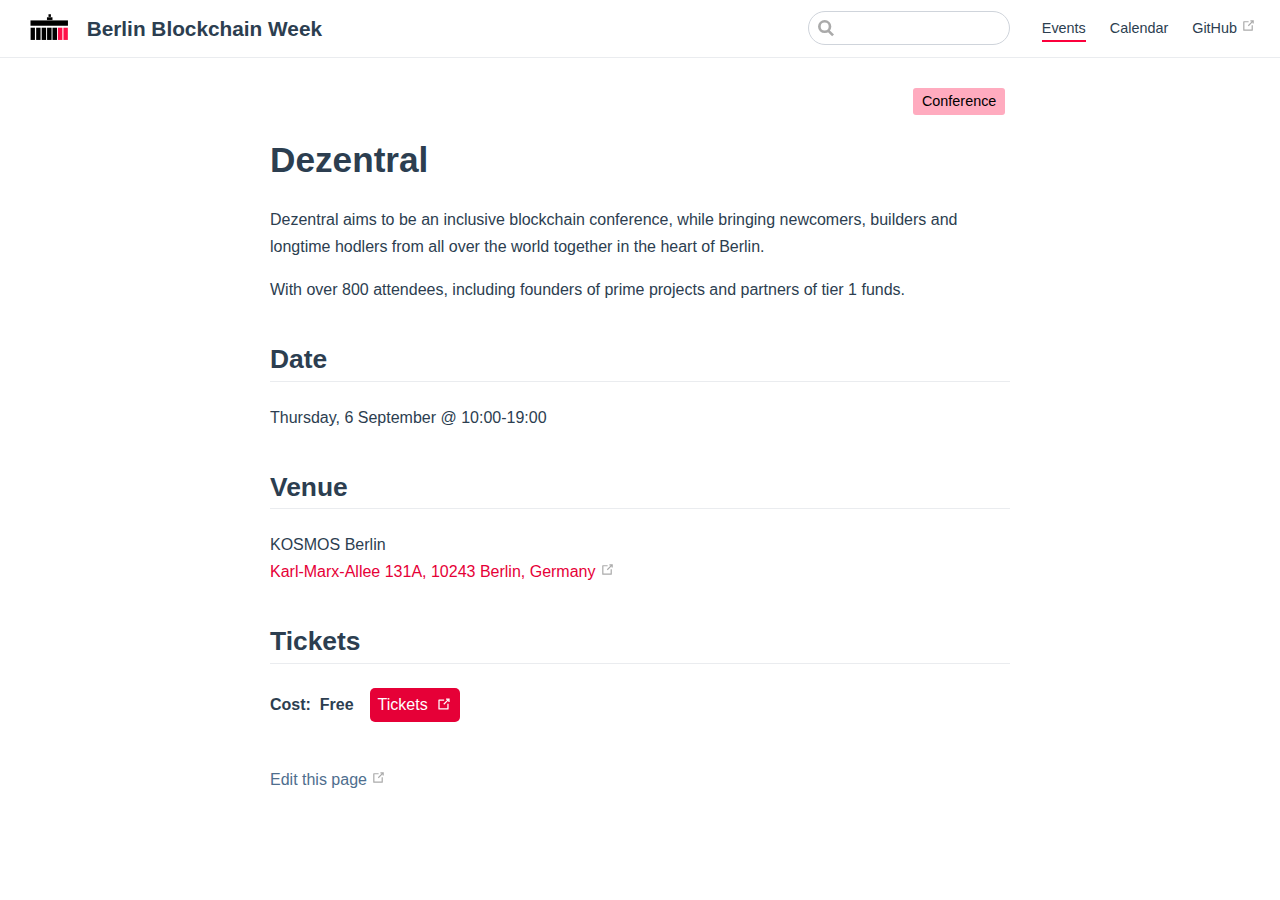
<file: events/dezentral/index.html>
<!DOCTYPE html>
<html lang="en-US">
  <head>
    <meta charset="utf-8">
    <meta name="viewport" content="width=device-width,initial-scale=1">
    <title>Dezentral | Berlin Blockchain Week</title>
    <meta name="description" content="Dezentral aims to be an inclusive blockchain conference, while bringing newcomers, builders and longtime hodlers from all over the world together in the heart of Berlin.">
    
    
    <link rel="preload" href="/assets/css/0.styles.118641b8.css" as="style"><link rel="preload" href="/assets/js/app.9026f558.js" as="script"><link rel="preload" href="/assets/js/18.52aaf806.js" as="script"><link rel="preload" href="/assets/js/4.e4fd7157.js" as="script"><link rel="prefetch" href="/assets/js/11.ae4287d5.js"><link rel="prefetch" href="/assets/js/2.4c275b48.js"><link rel="prefetch" href="/assets/js/3.ed432e49.js"><link rel="prefetch" href="/assets/js/5.174937e5.js"><link rel="prefetch" href="/assets/js/6.e170a710.js"><link rel="prefetch" href="/assets/js/7.2f9da33f.js"><link rel="prefetch" href="/assets/js/8.95e3af02.js"><link rel="prefetch" href="/assets/js/9.f4f17e78.js"><link rel="prefetch" href="/assets/js/10.970a03ba.js"><link rel="prefetch" href="/assets/js/12.ab1bea9f.js"><link rel="prefetch" href="/assets/js/13.bcc03168.js"><link rel="prefetch" href="/assets/js/14.ba740a26.js"><link rel="prefetch" href="/assets/js/15.f35003bf.js"><link rel="prefetch" href="/assets/js/16.45ae62c4.js"><link rel="prefetch" href="/assets/js/17.9997d521.js"><link rel="prefetch" href="/assets/js/19.ca4f81cb.js"><link rel="prefetch" href="/assets/js/20.ee1c3d1a.js"><link rel="prefetch" href="/assets/js/21.066eb3db.js"><link rel="prefetch" href="/assets/js/22.c931e72f.js"><link rel="prefetch" href="/assets/js/23.e4138b36.js"><link rel="prefetch" href="/assets/js/24.a7f4d59b.js">
    <link rel="stylesheet" href="/assets/css/0.styles.118641b8.css">
  </head>
  <body>
    <div id="app" data-server-rendered="true"><div class="theme-container no-sidebar"><header class="navbar"><div class="sidebar-button"><svg xmlns="http://www.w3.org/2000/svg" aria-hidden="true" role="img" viewBox="0 0 448 512" class="icon"><path fill="currentColor" d="M436 124H12c-6.627 0-12-5.373-12-12V80c0-6.627 5.373-12 12-12h424c6.627 0 12 5.373 12 12v32c0 6.627-5.373 12-12 12zm0 160H12c-6.627 0-12-5.373-12-12v-32c0-6.627 5.373-12 12-12h424c6.627 0 12 5.373 12 12v32c0 6.627-5.373 12-12 12zm0 160H12c-6.627 0-12-5.373-12-12v-32c0-6.627 5.373-12 12-12h424c6.627 0 12 5.373 12 12v32c0 6.627-5.373 12-12 12z"></path></svg></div><a href="/" class="home-link router-link-active"><img src="[data-uri]" class="logo"><span class="site-name can-hide">
      Berlin Blockchain Week
    </span></a><div class="links"><div class="search-box"><input aria-label="Search" autocomplete="off" spellcheck="false" value=""><!----></div><nav class="nav-links can-hide"><div class="nav-item"><a href="/events/" class="nav-link router-link-active">Events</a></div><div class="nav-item"><a href="/calendar/" class="nav-link">Calendar</a></div><a href="https://github.com/cesalazar/berlinblockchainweek" target="_blank" rel="noopener noreferrer" class="repo-link">
    GitHub
    <svg xmlns="http://www.w3.org/2000/svg" aria-hidden="true" x="0px" y="0px" viewBox="0 0 100 100" width="15" height="15" class="icon outbound"><path fill="currentColor" d="M18.8,85.1h56l0,0c2.2,0,4-1.8,4-4v-32h-8v28h-48v-48h28v-8h-32l0,0c-2.2,0-4,1.8-4,4v56C14.8,83.3,16.6,85.1,18.8,85.1z"></path><polygon fill="currentColor" points="45.7,48.7 51.3,54.3 77.2,28.5 77.2,37.2 85.2,37.2 85.2,14.9 62.8,14.9 62.8,22.9 71.5,22.9"></polygon></svg></a></nav></div></header><div class="sidebar-mask"></div><div class="sidebar"><nav class="nav-links"><div class="nav-item"><a href="/events/" class="nav-link router-link-active">Events</a></div><div class="nav-item"><a href="/calendar/" class="nav-link">Calendar</a></div><a href="https://github.com/cesalazar/berlinblockchainweek" target="_blank" rel="noopener noreferrer" class="repo-link">
    GitHub
    <svg xmlns="http://www.w3.org/2000/svg" aria-hidden="true" x="0px" y="0px" viewBox="0 0 100 100" width="15" height="15" class="icon outbound"><path fill="currentColor" d="M18.8,85.1h56l0,0c2.2,0,4-1.8,4-4v-32h-8v28h-48v-48h28v-8h-32l0,0c-2.2,0-4,1.8-4,4v56C14.8,83.3,16.6,85.1,18.8,85.1z"></path><polygon fill="currentColor" points="45.7,48.7 51.3,54.3 77.2,28.5 77.2,37.2 85.2,37.2 85.2,14.9 62.8,14.9 62.8,22.9 71.5,22.9"></polygon></svg></a></nav><!----></div><div class="page"><div class="content"><div><div class="category"><span class="badge tip top">Conference</span></div><h1 id="name">Dezentral</h1><div><p><span>
      Dezentral aims to be an inclusive blockchain conference, while bringing newcomers, builders and longtime hodlers from all over the world together in the heart of Berlin.
    </span></p><p><span>
      With over 800 attendees, including founders of prime projects and partners of tier 1 funds.
    </span></p></div><!----><div id="date"><h2>Date</h2><p class="datetime">
  Thursday, 6 September @ 10:00-19:00
  </p></div><div id="address"><h2>Venue</h2><div><p><span>
      KOSMOS Berlin<br></span><a href="https://www.google.com/maps/place/Karl-Marx-Allee 131A, 10243 Berlin, Germany" target="_blank" rel="noopener noreferrer">
  Karl-Marx-Allee 131A, 10243 Berlin, Germany
  <svg xmlns="http://www.w3.org/2000/svg" aria-hidden="true" x="0px" y="0px" viewBox="0 0 100 100" width="15" height="15" class="icon outbound"><path fill="currentColor" d="M18.8,85.1h56l0,0c2.2,0,4-1.8,4-4v-32h-8v28h-48v-48h28v-8h-32l0,0c-2.2,0-4,1.8-4,4v56C14.8,83.3,16.6,85.1,18.8,85.1z"></path><polygon fill="currentColor" points="45.7,48.7 51.3,54.3 77.2,28.5 77.2,37.2 85.2,37.2 85.2,14.9 62.8,14.9 62.8,22.9 71.5,22.9"></polygon></svg></a></p></div></div><div id="tickets"><h2>Tickets</h2><div class="ticket--container"><span class="ticket--price"><b>
      Cost: 
      <span>Free</span></b></span><span class="button"><a href="https://www.dezentral.io/" target="_blank" rel="noopener noreferrer">
  Tickets
  <svg xmlns="http://www.w3.org/2000/svg" aria-hidden="true" x="0px" y="0px" viewBox="0 0 100 100" width="15" height="15" class="icon outbound"><path fill="currentColor" d="M18.8,85.1h56l0,0c2.2,0,4-1.8,4-4v-32h-8v28h-48v-48h28v-8h-32l0,0c-2.2,0-4,1.8-4,4v56C14.8,83.3,16.6,85.1,18.8,85.1z"></path><polygon fill="currentColor" points="45.7,48.7 51.3,54.3 77.2,28.5 77.2,37.2 85.2,37.2 85.2,14.9 62.8,14.9 62.8,22.9 71.5,22.9"></polygon></svg></a></span></div></div></div></div><div class="page-edit"><div class="edit-link"><a href="https://github.com/cesalazar/berlinblockchainweek/edit/master/events/dezentral/README.md" target="_blank" rel="noopener noreferrer">Edit this page</a><svg xmlns="http://www.w3.org/2000/svg" aria-hidden="true" x="0px" y="0px" viewBox="0 0 100 100" width="15" height="15" class="icon outbound"><path fill="currentColor" d="M18.8,85.1h56l0,0c2.2,0,4-1.8,4-4v-32h-8v28h-48v-48h28v-8h-32l0,0c-2.2,0-4,1.8-4,4v56C14.8,83.3,16.6,85.1,18.8,85.1z"></path><polygon fill="currentColor" points="45.7,48.7 51.3,54.3 77.2,28.5 77.2,37.2 85.2,37.2 85.2,14.9 62.8,14.9 62.8,22.9 71.5,22.9"></polygon></svg></div><!----></div><!----></div></div></div>
    <script src="/assets/js/18.52aaf806.js" defer></script><script src="/assets/js/4.e4fd7157.js" defer></script><script src="/assets/js/app.9026f558.js" defer></script>
  </body>
</html>
</file>
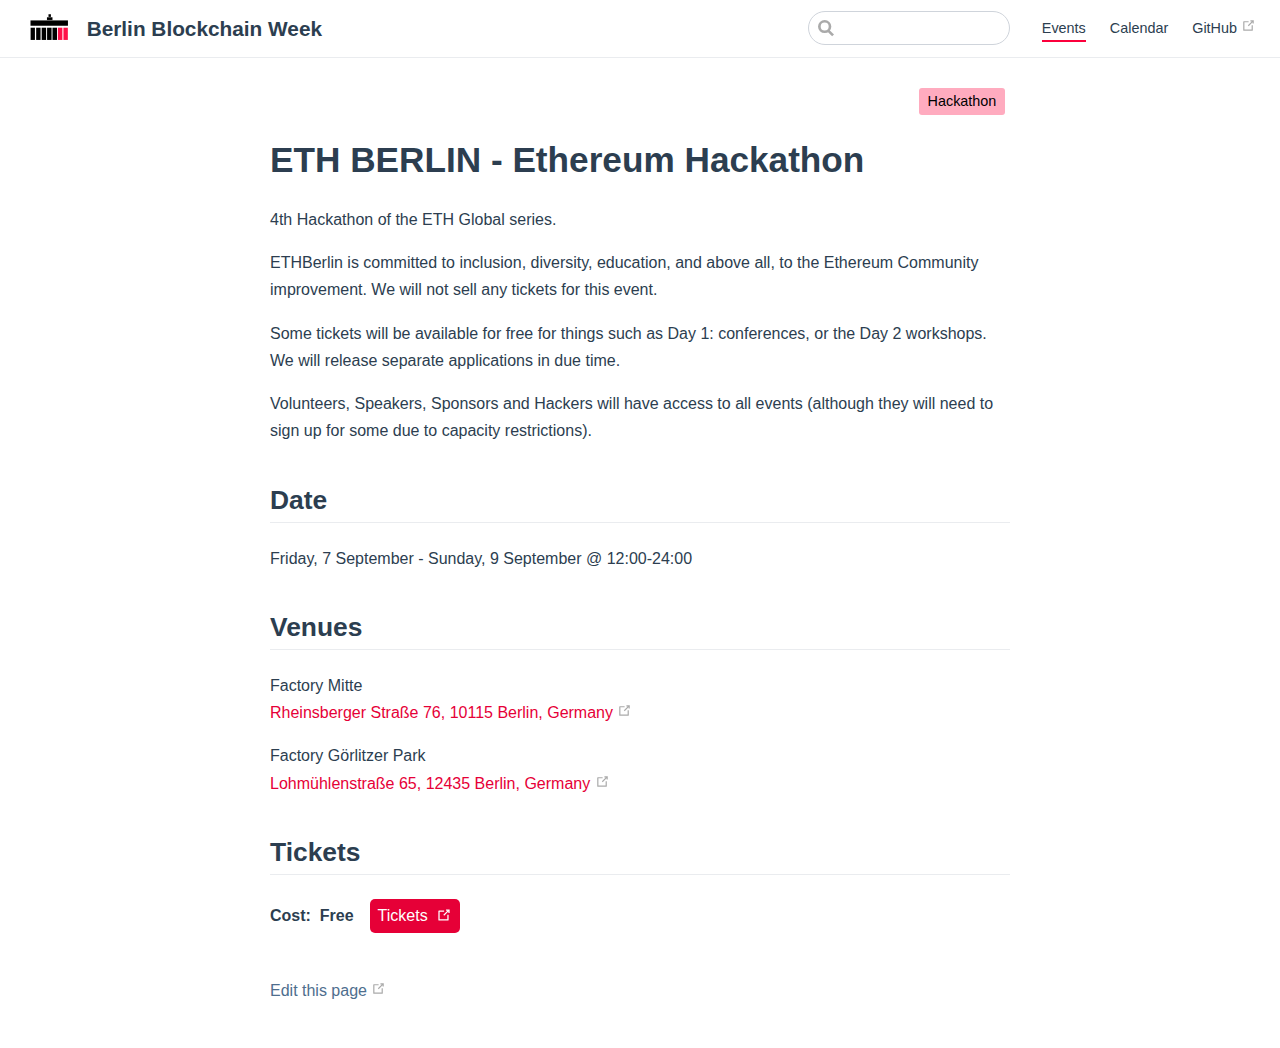
<file: events/ethberlin/index.html>
<!DOCTYPE html>
<html lang="en-US">
  <head>
    <meta charset="utf-8">
    <meta name="viewport" content="width=device-width,initial-scale=1">
    <title>ETH BERLIN - Ethereum Hackathon | Berlin Blockchain Week</title>
    <meta name="description" content="4th Hackathon of the ETH Global series. ETHBerlin is committed to inclusion, diversity, education, and above all, to the Ethereum Community improvement.">
    
    
    <link rel="preload" href="/assets/css/0.styles.118641b8.css" as="style"><link rel="preload" href="/assets/js/app.9026f558.js" as="script"><link rel="preload" href="/assets/js/19.ca4f81cb.js" as="script"><link rel="preload" href="/assets/js/4.e4fd7157.js" as="script"><link rel="prefetch" href="/assets/js/11.ae4287d5.js"><link rel="prefetch" href="/assets/js/2.4c275b48.js"><link rel="prefetch" href="/assets/js/3.ed432e49.js"><link rel="prefetch" href="/assets/js/5.174937e5.js"><link rel="prefetch" href="/assets/js/6.e170a710.js"><link rel="prefetch" href="/assets/js/7.2f9da33f.js"><link rel="prefetch" href="/assets/js/8.95e3af02.js"><link rel="prefetch" href="/assets/js/9.f4f17e78.js"><link rel="prefetch" href="/assets/js/10.970a03ba.js"><link rel="prefetch" href="/assets/js/12.ab1bea9f.js"><link rel="prefetch" href="/assets/js/13.bcc03168.js"><link rel="prefetch" href="/assets/js/14.ba740a26.js"><link rel="prefetch" href="/assets/js/15.f35003bf.js"><link rel="prefetch" href="/assets/js/16.45ae62c4.js"><link rel="prefetch" href="/assets/js/17.9997d521.js"><link rel="prefetch" href="/assets/js/18.52aaf806.js"><link rel="prefetch" href="/assets/js/20.ee1c3d1a.js"><link rel="prefetch" href="/assets/js/21.066eb3db.js"><link rel="prefetch" href="/assets/js/22.c931e72f.js"><link rel="prefetch" href="/assets/js/23.e4138b36.js"><link rel="prefetch" href="/assets/js/24.a7f4d59b.js">
    <link rel="stylesheet" href="/assets/css/0.styles.118641b8.css">
  </head>
  <body>
    <div id="app" data-server-rendered="true"><div class="theme-container no-sidebar"><header class="navbar"><div class="sidebar-button"><svg xmlns="http://www.w3.org/2000/svg" aria-hidden="true" role="img" viewBox="0 0 448 512" class="icon"><path fill="currentColor" d="M436 124H12c-6.627 0-12-5.373-12-12V80c0-6.627 5.373-12 12-12h424c6.627 0 12 5.373 12 12v32c0 6.627-5.373 12-12 12zm0 160H12c-6.627 0-12-5.373-12-12v-32c0-6.627 5.373-12 12-12h424c6.627 0 12 5.373 12 12v32c0 6.627-5.373 12-12 12zm0 160H12c-6.627 0-12-5.373-12-12v-32c0-6.627 5.373-12 12-12h424c6.627 0 12 5.373 12 12v32c0 6.627-5.373 12-12 12z"></path></svg></div><a href="/" class="home-link router-link-active"><img src="[data-uri]" class="logo"><span class="site-name can-hide">
      Berlin Blockchain Week
    </span></a><div class="links"><div class="search-box"><input aria-label="Search" autocomplete="off" spellcheck="false" value=""><!----></div><nav class="nav-links can-hide"><div class="nav-item"><a href="/events/" class="nav-link router-link-active">Events</a></div><div class="nav-item"><a href="/calendar/" class="nav-link">Calendar</a></div><a href="https://github.com/cesalazar/berlinblockchainweek" target="_blank" rel="noopener noreferrer" class="repo-link">
    GitHub
    <svg xmlns="http://www.w3.org/2000/svg" aria-hidden="true" x="0px" y="0px" viewBox="0 0 100 100" width="15" height="15" class="icon outbound"><path fill="currentColor" d="M18.8,85.1h56l0,0c2.2,0,4-1.8,4-4v-32h-8v28h-48v-48h28v-8h-32l0,0c-2.2,0-4,1.8-4,4v56C14.8,83.3,16.6,85.1,18.8,85.1z"></path><polygon fill="currentColor" points="45.7,48.7 51.3,54.3 77.2,28.5 77.2,37.2 85.2,37.2 85.2,14.9 62.8,14.9 62.8,22.9 71.5,22.9"></polygon></svg></a></nav></div></header><div class="sidebar-mask"></div><div class="sidebar"><nav class="nav-links"><div class="nav-item"><a href="/events/" class="nav-link router-link-active">Events</a></div><div class="nav-item"><a href="/calendar/" class="nav-link">Calendar</a></div><a href="https://github.com/cesalazar/berlinblockchainweek" target="_blank" rel="noopener noreferrer" class="repo-link">
    GitHub
    <svg xmlns="http://www.w3.org/2000/svg" aria-hidden="true" x="0px" y="0px" viewBox="0 0 100 100" width="15" height="15" class="icon outbound"><path fill="currentColor" d="M18.8,85.1h56l0,0c2.2,0,4-1.8,4-4v-32h-8v28h-48v-48h28v-8h-32l0,0c-2.2,0-4,1.8-4,4v56C14.8,83.3,16.6,85.1,18.8,85.1z"></path><polygon fill="currentColor" points="45.7,48.7 51.3,54.3 77.2,28.5 77.2,37.2 85.2,37.2 85.2,14.9 62.8,14.9 62.8,22.9 71.5,22.9"></polygon></svg></a></nav><!----></div><div class="page"><div class="content"><div><div class="category"><span class="badge tip top">Hackathon</span></div><h1 id="name">ETH BERLIN - Ethereum Hackathon</h1><div><p><span>
      4th Hackathon of the ETH Global series.
    </span></p><p><span>
      ETHBerlin is committed to inclusion, diversity, education, and above all, to the Ethereum Community improvement. We will not sell any tickets for this event.
    </span></p><p><span>
      Some tickets will be available for free for things such as Day 1: conferences, or the Day 2 workshops. We will release separate applications in due time.
    </span></p><p><span>
      Volunteers, Speakers, Sponsors and Hackers will have access to all events (although they will need to sign up for some due to capacity restrictions).
    </span></p></div><!----><div id="date"><h2>Date</h2><p class="datetime">
  Friday, 7 September - Sunday, 9 September @ 12:00-24:00
  </p></div><div id="address"><h2>Venues</h2><div><p><span>
      Factory Mitte<br></span><a href="https://www.google.com/maps/place/Rheinsberger Straße 76, 10115 Berlin, Germany" target="_blank" rel="noopener noreferrer">
  Rheinsberger Straße 76, 10115 Berlin, Germany
  <svg xmlns="http://www.w3.org/2000/svg" aria-hidden="true" x="0px" y="0px" viewBox="0 0 100 100" width="15" height="15" class="icon outbound"><path fill="currentColor" d="M18.8,85.1h56l0,0c2.2,0,4-1.8,4-4v-32h-8v28h-48v-48h28v-8h-32l0,0c-2.2,0-4,1.8-4,4v56C14.8,83.3,16.6,85.1,18.8,85.1z"></path><polygon fill="currentColor" points="45.7,48.7 51.3,54.3 77.2,28.5 77.2,37.2 85.2,37.2 85.2,14.9 62.8,14.9 62.8,22.9 71.5,22.9"></polygon></svg></a></p><p><span>
      Factory Görlitzer Park<br></span><a href="https://www.google.com/maps/place/Lohmühlenstraße 65, 12435 Berlin, Germany" target="_blank" rel="noopener noreferrer">
  Lohmühlenstraße 65, 12435 Berlin, Germany
  <svg xmlns="http://www.w3.org/2000/svg" aria-hidden="true" x="0px" y="0px" viewBox="0 0 100 100" width="15" height="15" class="icon outbound"><path fill="currentColor" d="M18.8,85.1h56l0,0c2.2,0,4-1.8,4-4v-32h-8v28h-48v-48h28v-8h-32l0,0c-2.2,0-4,1.8-4,4v56C14.8,83.3,16.6,85.1,18.8,85.1z"></path><polygon fill="currentColor" points="45.7,48.7 51.3,54.3 77.2,28.5 77.2,37.2 85.2,37.2 85.2,14.9 62.8,14.9 62.8,22.9 71.5,22.9"></polygon></svg></a></p></div></div><div id="tickets"><h2>Tickets</h2><div class="ticket--container"><span class="ticket--price"><b>
      Cost: 
      <span>Free</span></b></span><span class="button"><a href="https://ethberlin.com/" target="_blank" rel="noopener noreferrer">
  Tickets
  <svg xmlns="http://www.w3.org/2000/svg" aria-hidden="true" x="0px" y="0px" viewBox="0 0 100 100" width="15" height="15" class="icon outbound"><path fill="currentColor" d="M18.8,85.1h56l0,0c2.2,0,4-1.8,4-4v-32h-8v28h-48v-48h28v-8h-32l0,0c-2.2,0-4,1.8-4,4v56C14.8,83.3,16.6,85.1,18.8,85.1z"></path><polygon fill="currentColor" points="45.7,48.7 51.3,54.3 77.2,28.5 77.2,37.2 85.2,37.2 85.2,14.9 62.8,14.9 62.8,22.9 71.5,22.9"></polygon></svg></a></span></div></div></div></div><div class="page-edit"><div class="edit-link"><a href="https://github.com/cesalazar/berlinblockchainweek/edit/master/events/ethberlin/README.md" target="_blank" rel="noopener noreferrer">Edit this page</a><svg xmlns="http://www.w3.org/2000/svg" aria-hidden="true" x="0px" y="0px" viewBox="0 0 100 100" width="15" height="15" class="icon outbound"><path fill="currentColor" d="M18.8,85.1h56l0,0c2.2,0,4-1.8,4-4v-32h-8v28h-48v-48h28v-8h-32l0,0c-2.2,0-4,1.8-4,4v56C14.8,83.3,16.6,85.1,18.8,85.1z"></path><polygon fill="currentColor" points="45.7,48.7 51.3,54.3 77.2,28.5 77.2,37.2 85.2,37.2 85.2,14.9 62.8,14.9 62.8,22.9 71.5,22.9"></polygon></svg></div><!----></div><!----></div></div></div>
    <script src="/assets/js/19.ca4f81cb.js" defer></script><script src="/assets/js/4.e4fd7157.js" defer></script><script src="/assets/js/app.9026f558.js" defer></script>
  </body>
</html>
</file>
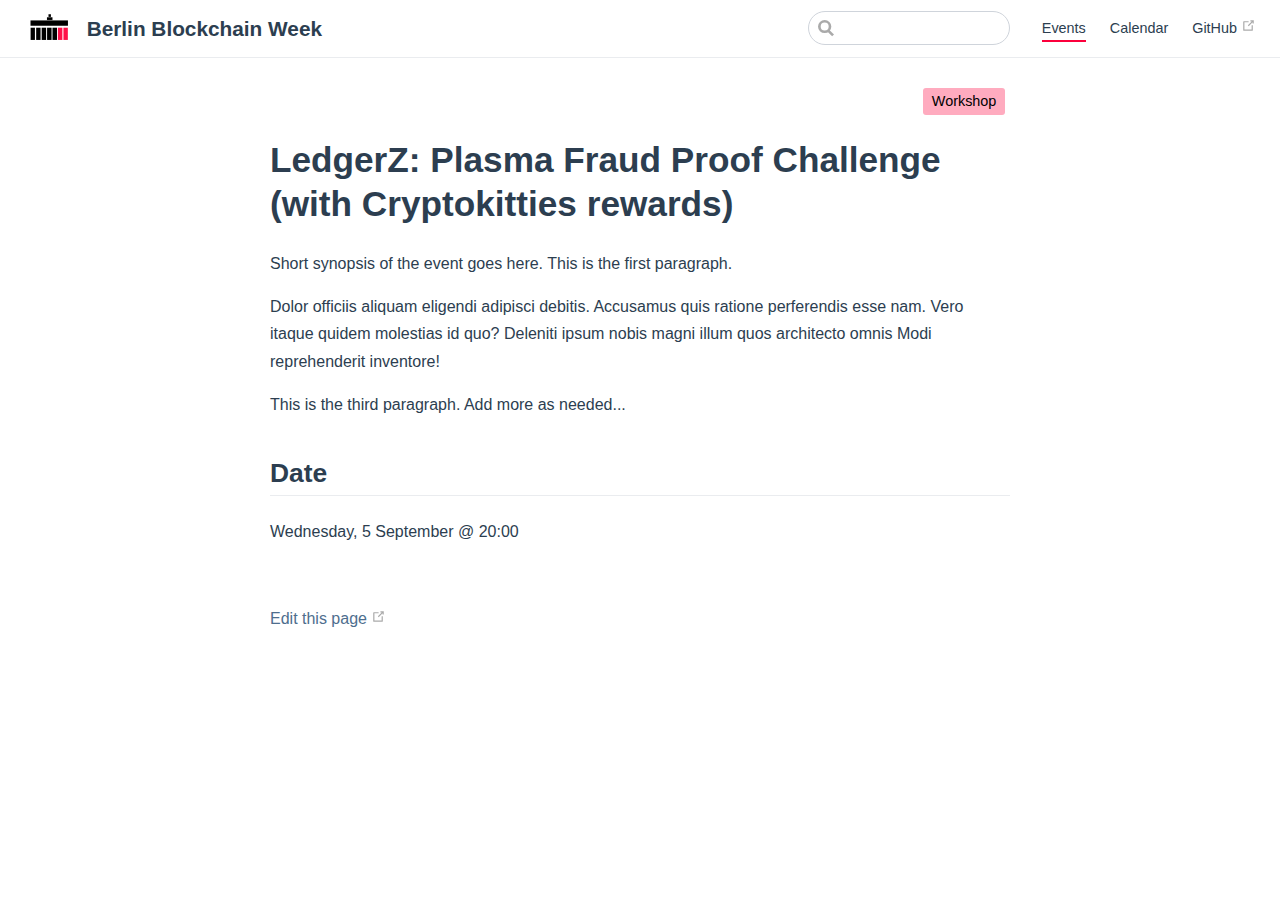
<file: events/ledgerz-plasma-fraud-proof-challenge/index.html>
<!DOCTYPE html>
<html lang="en-US">
  <head>
    <meta charset="utf-8">
    <meta name="viewport" content="width=device-width,initial-scale=1">
    <title>LedgerZ: Plasma Fraud Proof Challenge (with Cryptokitties rewards) | Berlin Blockchain Week</title>
    <meta name="description" content="This is a talk about blockchain. This field is indexed by search engines and used to show a description on /events.">
    
    
    <link rel="preload" href="/assets/css/0.styles.118641b8.css" as="style"><link rel="preload" href="/assets/js/app.9026f558.js" as="script"><link rel="preload" href="/assets/js/20.ee1c3d1a.js" as="script"><link rel="preload" href="/assets/js/4.e4fd7157.js" as="script"><link rel="prefetch" href="/assets/js/11.ae4287d5.js"><link rel="prefetch" href="/assets/js/2.4c275b48.js"><link rel="prefetch" href="/assets/js/3.ed432e49.js"><link rel="prefetch" href="/assets/js/5.174937e5.js"><link rel="prefetch" href="/assets/js/6.e170a710.js"><link rel="prefetch" href="/assets/js/7.2f9da33f.js"><link rel="prefetch" href="/assets/js/8.95e3af02.js"><link rel="prefetch" href="/assets/js/9.f4f17e78.js"><link rel="prefetch" href="/assets/js/10.970a03ba.js"><link rel="prefetch" href="/assets/js/12.ab1bea9f.js"><link rel="prefetch" href="/assets/js/13.bcc03168.js"><link rel="prefetch" href="/assets/js/14.ba740a26.js"><link rel="prefetch" href="/assets/js/15.f35003bf.js"><link rel="prefetch" href="/assets/js/16.45ae62c4.js"><link rel="prefetch" href="/assets/js/17.9997d521.js"><link rel="prefetch" href="/assets/js/18.52aaf806.js"><link rel="prefetch" href="/assets/js/19.ca4f81cb.js"><link rel="prefetch" href="/assets/js/21.066eb3db.js"><link rel="prefetch" href="/assets/js/22.c931e72f.js"><link rel="prefetch" href="/assets/js/23.e4138b36.js"><link rel="prefetch" href="/assets/js/24.a7f4d59b.js">
    <link rel="stylesheet" href="/assets/css/0.styles.118641b8.css">
  </head>
  <body>
    <div id="app" data-server-rendered="true"><div class="theme-container no-sidebar"><header class="navbar"><div class="sidebar-button"><svg xmlns="http://www.w3.org/2000/svg" aria-hidden="true" role="img" viewBox="0 0 448 512" class="icon"><path fill="currentColor" d="M436 124H12c-6.627 0-12-5.373-12-12V80c0-6.627 5.373-12 12-12h424c6.627 0 12 5.373 12 12v32c0 6.627-5.373 12-12 12zm0 160H12c-6.627 0-12-5.373-12-12v-32c0-6.627 5.373-12 12-12h424c6.627 0 12 5.373 12 12v32c0 6.627-5.373 12-12 12zm0 160H12c-6.627 0-12-5.373-12-12v-32c0-6.627 5.373-12 12-12h424c6.627 0 12 5.373 12 12v32c0 6.627-5.373 12-12 12z"></path></svg></div><a href="/" class="home-link router-link-active"><img src="[data-uri]" class="logo"><span class="site-name can-hide">
      Berlin Blockchain Week
    </span></a><div class="links"><div class="search-box"><input aria-label="Search" autocomplete="off" spellcheck="false" value=""><!----></div><nav class="nav-links can-hide"><div class="nav-item"><a href="/events/" class="nav-link router-link-active">Events</a></div><div class="nav-item"><a href="/calendar/" class="nav-link">Calendar</a></div><a href="https://github.com/cesalazar/berlinblockchainweek" target="_blank" rel="noopener noreferrer" class="repo-link">
    GitHub
    <svg xmlns="http://www.w3.org/2000/svg" aria-hidden="true" x="0px" y="0px" viewBox="0 0 100 100" width="15" height="15" class="icon outbound"><path fill="currentColor" d="M18.8,85.1h56l0,0c2.2,0,4-1.8,4-4v-32h-8v28h-48v-48h28v-8h-32l0,0c-2.2,0-4,1.8-4,4v56C14.8,83.3,16.6,85.1,18.8,85.1z"></path><polygon fill="currentColor" points="45.7,48.7 51.3,54.3 77.2,28.5 77.2,37.2 85.2,37.2 85.2,14.9 62.8,14.9 62.8,22.9 71.5,22.9"></polygon></svg></a></nav></div></header><div class="sidebar-mask"></div><div class="sidebar"><nav class="nav-links"><div class="nav-item"><a href="/events/" class="nav-link router-link-active">Events</a></div><div class="nav-item"><a href="/calendar/" class="nav-link">Calendar</a></div><a href="https://github.com/cesalazar/berlinblockchainweek" target="_blank" rel="noopener noreferrer" class="repo-link">
    GitHub
    <svg xmlns="http://www.w3.org/2000/svg" aria-hidden="true" x="0px" y="0px" viewBox="0 0 100 100" width="15" height="15" class="icon outbound"><path fill="currentColor" d="M18.8,85.1h56l0,0c2.2,0,4-1.8,4-4v-32h-8v28h-48v-48h28v-8h-32l0,0c-2.2,0-4,1.8-4,4v56C14.8,83.3,16.6,85.1,18.8,85.1z"></path><polygon fill="currentColor" points="45.7,48.7 51.3,54.3 77.2,28.5 77.2,37.2 85.2,37.2 85.2,14.9 62.8,14.9 62.8,22.9 71.5,22.9"></polygon></svg></a></nav><!----></div><div class="page"><div class="content"><div><div class="category"><span class="badge tip top">Workshop</span></div><h1 id="name">LedgerZ: Plasma Fraud Proof Challenge (with Cryptokitties rewards)</h1><div><p><span>
      Short synopsis of the event goes here. This is the first paragraph.
    </span></p><p><span>
      Dolor officiis aliquam eligendi adipisci debitis. Accusamus quis ratione perferendis esse nam. Vero itaque quidem molestias id quo? Deleniti ipsum nobis magni illum quos architecto omnis Modi reprehenderit inventore!
    </span></p><p><span>
      This is the third paragraph. Add more as needed...
    </span></p></div><!----><div id="date"><h2>Date</h2><p class="datetime">
  Wednesday, 5 September @ 20:00
  </p></div><!----><!----></div></div><div class="page-edit"><div class="edit-link"><a href="https://github.com/cesalazar/berlinblockchainweek/edit/master/events/ledgerz-plasma-fraud-proof-challenge/README.md" target="_blank" rel="noopener noreferrer">Edit this page</a><svg xmlns="http://www.w3.org/2000/svg" aria-hidden="true" x="0px" y="0px" viewBox="0 0 100 100" width="15" height="15" class="icon outbound"><path fill="currentColor" d="M18.8,85.1h56l0,0c2.2,0,4-1.8,4-4v-32h-8v28h-48v-48h28v-8h-32l0,0c-2.2,0-4,1.8-4,4v56C14.8,83.3,16.6,85.1,18.8,85.1z"></path><polygon fill="currentColor" points="45.7,48.7 51.3,54.3 77.2,28.5 77.2,37.2 85.2,37.2 85.2,14.9 62.8,14.9 62.8,22.9 71.5,22.9"></polygon></svg></div><!----></div><!----></div></div></div>
    <script src="/assets/js/20.ee1c3d1a.js" defer></script><script src="/assets/js/4.e4fd7157.js" defer></script><script src="/assets/js/app.9026f558.js" defer></script>
  </body>
</html>
</file>
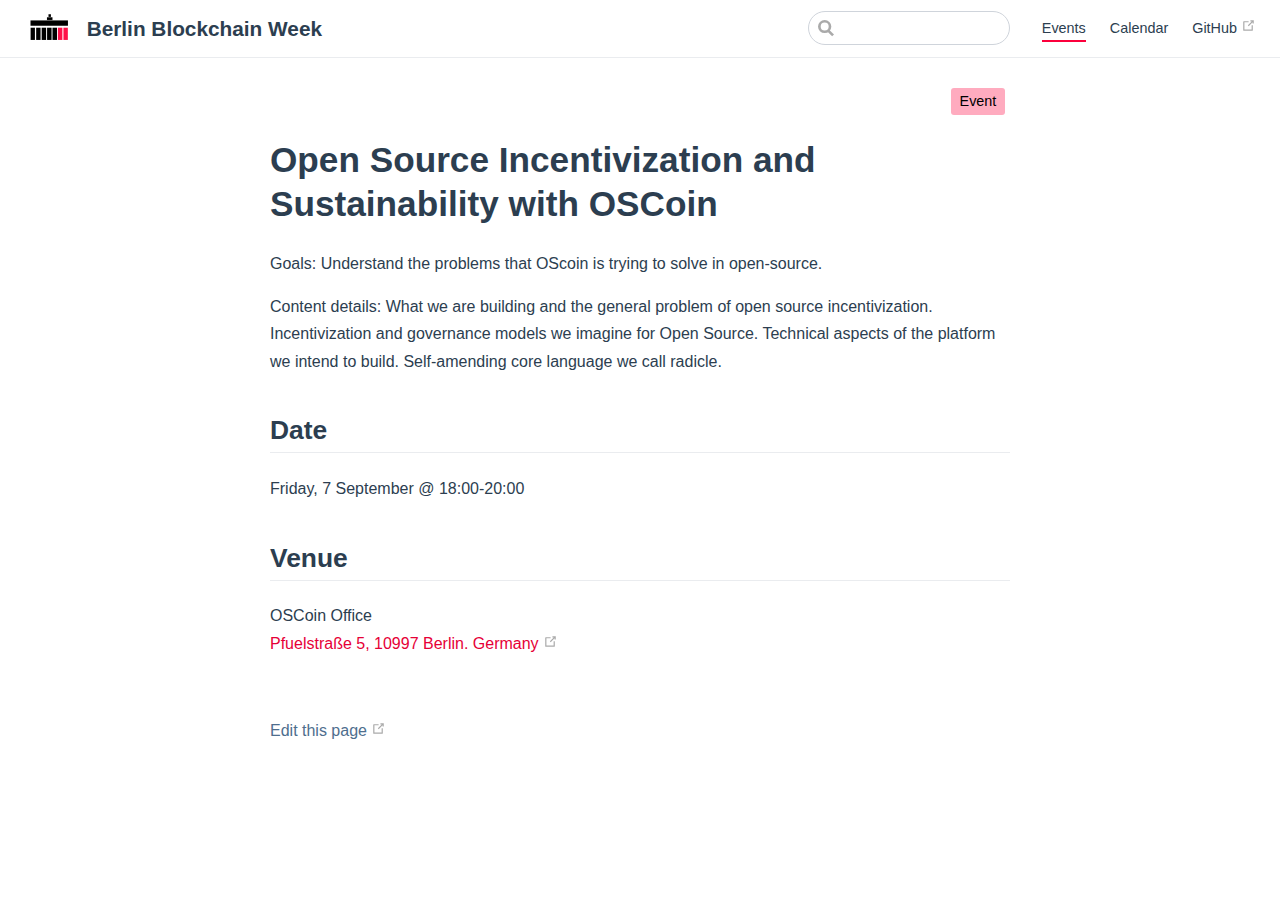
<file: events/open-source-incentivization-and-sustainability-with-oscoin/index.html>
<!DOCTYPE html>
<html lang="en-US">
  <head>
    <meta charset="utf-8">
    <meta name="viewport" content="width=device-width,initial-scale=1">
    <title>Open Source Incentivization and Sustainability with OSCoin | Berlin Blockchain Week</title>
    <meta name="description" content="Goals: Understand the problems that OScoin is trying to solve in open-source. Content details: What we are building and the general problem of open source incentivization. Incentivization and governance models we imagine for Open Source. Technical aspects of the platform we intend to build. Self-amending core language we call radicle.">
    
    
    <link rel="preload" href="/assets/css/0.styles.118641b8.css" as="style"><link rel="preload" href="/assets/js/app.9026f558.js" as="script"><link rel="preload" href="/assets/js/21.066eb3db.js" as="script"><link rel="preload" href="/assets/js/4.e4fd7157.js" as="script"><link rel="prefetch" href="/assets/js/11.ae4287d5.js"><link rel="prefetch" href="/assets/js/2.4c275b48.js"><link rel="prefetch" href="/assets/js/3.ed432e49.js"><link rel="prefetch" href="/assets/js/5.174937e5.js"><link rel="prefetch" href="/assets/js/6.e170a710.js"><link rel="prefetch" href="/assets/js/7.2f9da33f.js"><link rel="prefetch" href="/assets/js/8.95e3af02.js"><link rel="prefetch" href="/assets/js/9.f4f17e78.js"><link rel="prefetch" href="/assets/js/10.970a03ba.js"><link rel="prefetch" href="/assets/js/12.ab1bea9f.js"><link rel="prefetch" href="/assets/js/13.bcc03168.js"><link rel="prefetch" href="/assets/js/14.ba740a26.js"><link rel="prefetch" href="/assets/js/15.f35003bf.js"><link rel="prefetch" href="/assets/js/16.45ae62c4.js"><link rel="prefetch" href="/assets/js/17.9997d521.js"><link rel="prefetch" href="/assets/js/18.52aaf806.js"><link rel="prefetch" href="/assets/js/19.ca4f81cb.js"><link rel="prefetch" href="/assets/js/20.ee1c3d1a.js"><link rel="prefetch" href="/assets/js/22.c931e72f.js"><link rel="prefetch" href="/assets/js/23.e4138b36.js"><link rel="prefetch" href="/assets/js/24.a7f4d59b.js">
    <link rel="stylesheet" href="/assets/css/0.styles.118641b8.css">
  </head>
  <body>
    <div id="app" data-server-rendered="true"><div class="theme-container no-sidebar"><header class="navbar"><div class="sidebar-button"><svg xmlns="http://www.w3.org/2000/svg" aria-hidden="true" role="img" viewBox="0 0 448 512" class="icon"><path fill="currentColor" d="M436 124H12c-6.627 0-12-5.373-12-12V80c0-6.627 5.373-12 12-12h424c6.627 0 12 5.373 12 12v32c0 6.627-5.373 12-12 12zm0 160H12c-6.627 0-12-5.373-12-12v-32c0-6.627 5.373-12 12-12h424c6.627 0 12 5.373 12 12v32c0 6.627-5.373 12-12 12zm0 160H12c-6.627 0-12-5.373-12-12v-32c0-6.627 5.373-12 12-12h424c6.627 0 12 5.373 12 12v32c0 6.627-5.373 12-12 12z"></path></svg></div><a href="/" class="home-link router-link-active"><img src="[data-uri]" class="logo"><span class="site-name can-hide">
      Berlin Blockchain Week
    </span></a><div class="links"><div class="search-box"><input aria-label="Search" autocomplete="off" spellcheck="false" value=""><!----></div><nav class="nav-links can-hide"><div class="nav-item"><a href="/events/" class="nav-link router-link-active">Events</a></div><div class="nav-item"><a href="/calendar/" class="nav-link">Calendar</a></div><a href="https://github.com/cesalazar/berlinblockchainweek" target="_blank" rel="noopener noreferrer" class="repo-link">
    GitHub
    <svg xmlns="http://www.w3.org/2000/svg" aria-hidden="true" x="0px" y="0px" viewBox="0 0 100 100" width="15" height="15" class="icon outbound"><path fill="currentColor" d="M18.8,85.1h56l0,0c2.2,0,4-1.8,4-4v-32h-8v28h-48v-48h28v-8h-32l0,0c-2.2,0-4,1.8-4,4v56C14.8,83.3,16.6,85.1,18.8,85.1z"></path><polygon fill="currentColor" points="45.7,48.7 51.3,54.3 77.2,28.5 77.2,37.2 85.2,37.2 85.2,14.9 62.8,14.9 62.8,22.9 71.5,22.9"></polygon></svg></a></nav></div></header><div class="sidebar-mask"></div><div class="sidebar"><nav class="nav-links"><div class="nav-item"><a href="/events/" class="nav-link router-link-active">Events</a></div><div class="nav-item"><a href="/calendar/" class="nav-link">Calendar</a></div><a href="https://github.com/cesalazar/berlinblockchainweek" target="_blank" rel="noopener noreferrer" class="repo-link">
    GitHub
    <svg xmlns="http://www.w3.org/2000/svg" aria-hidden="true" x="0px" y="0px" viewBox="0 0 100 100" width="15" height="15" class="icon outbound"><path fill="currentColor" d="M18.8,85.1h56l0,0c2.2,0,4-1.8,4-4v-32h-8v28h-48v-48h28v-8h-32l0,0c-2.2,0-4,1.8-4,4v56C14.8,83.3,16.6,85.1,18.8,85.1z"></path><polygon fill="currentColor" points="45.7,48.7 51.3,54.3 77.2,28.5 77.2,37.2 85.2,37.2 85.2,14.9 62.8,14.9 62.8,22.9 71.5,22.9"></polygon></svg></a></nav><!----></div><div class="page"><div class="content"><div><div class="category"><span class="badge tip top">Event</span></div><h1 id="name">Open Source Incentivization and Sustainability with OSCoin</h1><div><p><span>
      Goals: Understand the problems that OScoin is trying to solve in open-source.
    </span></p><p><span>
      Content details: What we are building and the general problem of open source incentivization. Incentivization and governance models we imagine for Open Source. Technical aspects of the platform we intend to build. Self-amending core language we call radicle.
    </span></p></div><!----><div id="date"><h2>Date</h2><p class="datetime">
  Friday, 7 September @ 18:00-20:00
  </p></div><div id="address"><h2>Venue</h2><div><p><span>
      OSCoin Office<br></span><a href="https://www.google.com/maps/place/Pfuelstraße 5, 10997 Berlin. Germany" target="_blank" rel="noopener noreferrer">
  Pfuelstraße 5, 10997 Berlin. Germany
  <svg xmlns="http://www.w3.org/2000/svg" aria-hidden="true" x="0px" y="0px" viewBox="0 0 100 100" width="15" height="15" class="icon outbound"><path fill="currentColor" d="M18.8,85.1h56l0,0c2.2,0,4-1.8,4-4v-32h-8v28h-48v-48h28v-8h-32l0,0c-2.2,0-4,1.8-4,4v56C14.8,83.3,16.6,85.1,18.8,85.1z"></path><polygon fill="currentColor" points="45.7,48.7 51.3,54.3 77.2,28.5 77.2,37.2 85.2,37.2 85.2,14.9 62.8,14.9 62.8,22.9 71.5,22.9"></polygon></svg></a></p></div></div><!----></div></div><div class="page-edit"><div class="edit-link"><a href="https://github.com/cesalazar/berlinblockchainweek/edit/master/events/open-source-incentivization-and-sustainability-with-oscoin/README.md" target="_blank" rel="noopener noreferrer">Edit this page</a><svg xmlns="http://www.w3.org/2000/svg" aria-hidden="true" x="0px" y="0px" viewBox="0 0 100 100" width="15" height="15" class="icon outbound"><path fill="currentColor" d="M18.8,85.1h56l0,0c2.2,0,4-1.8,4-4v-32h-8v28h-48v-48h28v-8h-32l0,0c-2.2,0-4,1.8-4,4v56C14.8,83.3,16.6,85.1,18.8,85.1z"></path><polygon fill="currentColor" points="45.7,48.7 51.3,54.3 77.2,28.5 77.2,37.2 85.2,37.2 85.2,14.9 62.8,14.9 62.8,22.9 71.5,22.9"></polygon></svg></div><!----></div><!----></div></div></div>
    <script src="/assets/js/21.066eb3db.js" defer></script><script src="/assets/js/4.e4fd7157.js" defer></script><script src="/assets/js/app.9026f558.js" defer></script>
  </body>
</html>
</file>
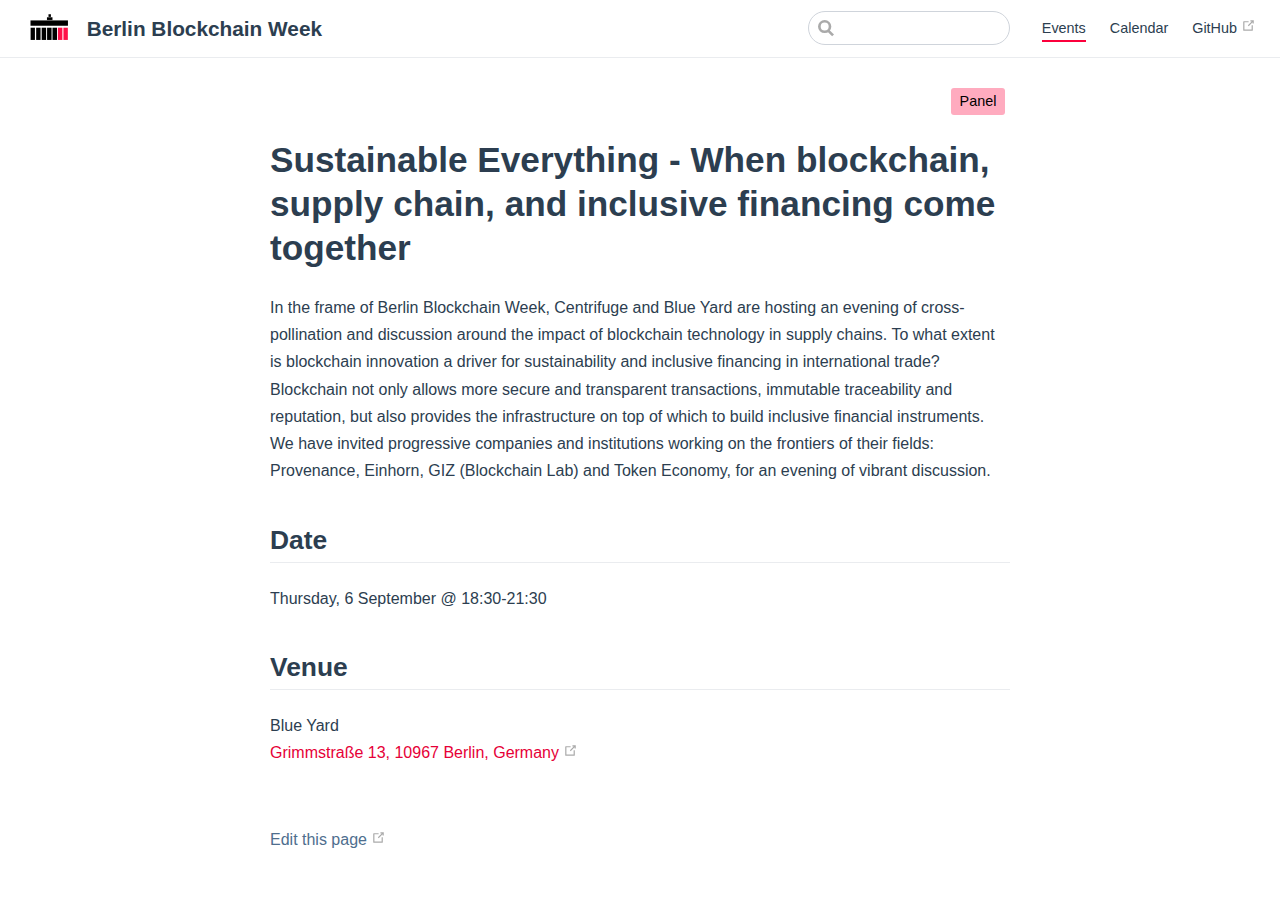
<file: events/sustainable-everything/index.html>
<!DOCTYPE html>
<html lang="en-US">
  <head>
    <meta charset="utf-8">
    <meta name="viewport" content="width=device-width,initial-scale=1">
    <title>Sustainable Everything - When blockchain, supply chain, and inclusive financing come together | Berlin Blockchain Week</title>
    <meta name="description" content="In the frame of Berlin Blockchain Week, Centrifuge and Blue Yard are hosting an evening of cross-pollination and discussion around the impact of blockchain technology in supply chains.">
    
    
    <link rel="preload" href="/assets/css/0.styles.118641b8.css" as="style"><link rel="preload" href="/assets/js/app.9026f558.js" as="script"><link rel="preload" href="/assets/js/22.c931e72f.js" as="script"><link rel="preload" href="/assets/js/4.e4fd7157.js" as="script"><link rel="prefetch" href="/assets/js/11.ae4287d5.js"><link rel="prefetch" href="/assets/js/2.4c275b48.js"><link rel="prefetch" href="/assets/js/3.ed432e49.js"><link rel="prefetch" href="/assets/js/5.174937e5.js"><link rel="prefetch" href="/assets/js/6.e170a710.js"><link rel="prefetch" href="/assets/js/7.2f9da33f.js"><link rel="prefetch" href="/assets/js/8.95e3af02.js"><link rel="prefetch" href="/assets/js/9.f4f17e78.js"><link rel="prefetch" href="/assets/js/10.970a03ba.js"><link rel="prefetch" href="/assets/js/12.ab1bea9f.js"><link rel="prefetch" href="/assets/js/13.bcc03168.js"><link rel="prefetch" href="/assets/js/14.ba740a26.js"><link rel="prefetch" href="/assets/js/15.f35003bf.js"><link rel="prefetch" href="/assets/js/16.45ae62c4.js"><link rel="prefetch" href="/assets/js/17.9997d521.js"><link rel="prefetch" href="/assets/js/18.52aaf806.js"><link rel="prefetch" href="/assets/js/19.ca4f81cb.js"><link rel="prefetch" href="/assets/js/20.ee1c3d1a.js"><link rel="prefetch" href="/assets/js/21.066eb3db.js"><link rel="prefetch" href="/assets/js/23.e4138b36.js"><link rel="prefetch" href="/assets/js/24.a7f4d59b.js">
    <link rel="stylesheet" href="/assets/css/0.styles.118641b8.css">
  </head>
  <body>
    <div id="app" data-server-rendered="true"><div class="theme-container no-sidebar"><header class="navbar"><div class="sidebar-button"><svg xmlns="http://www.w3.org/2000/svg" aria-hidden="true" role="img" viewBox="0 0 448 512" class="icon"><path fill="currentColor" d="M436 124H12c-6.627 0-12-5.373-12-12V80c0-6.627 5.373-12 12-12h424c6.627 0 12 5.373 12 12v32c0 6.627-5.373 12-12 12zm0 160H12c-6.627 0-12-5.373-12-12v-32c0-6.627 5.373-12 12-12h424c6.627 0 12 5.373 12 12v32c0 6.627-5.373 12-12 12zm0 160H12c-6.627 0-12-5.373-12-12v-32c0-6.627 5.373-12 12-12h424c6.627 0 12 5.373 12 12v32c0 6.627-5.373 12-12 12z"></path></svg></div><a href="/" class="home-link router-link-active"><img src="[data-uri]" class="logo"><span class="site-name can-hide">
      Berlin Blockchain Week
    </span></a><div class="links"><div class="search-box"><input aria-label="Search" autocomplete="off" spellcheck="false" value=""><!----></div><nav class="nav-links can-hide"><div class="nav-item"><a href="/events/" class="nav-link router-link-active">Events</a></div><div class="nav-item"><a href="/calendar/" class="nav-link">Calendar</a></div><a href="https://github.com/cesalazar/berlinblockchainweek" target="_blank" rel="noopener noreferrer" class="repo-link">
    GitHub
    <svg xmlns="http://www.w3.org/2000/svg" aria-hidden="true" x="0px" y="0px" viewBox="0 0 100 100" width="15" height="15" class="icon outbound"><path fill="currentColor" d="M18.8,85.1h56l0,0c2.2,0,4-1.8,4-4v-32h-8v28h-48v-48h28v-8h-32l0,0c-2.2,0-4,1.8-4,4v56C14.8,83.3,16.6,85.1,18.8,85.1z"></path><polygon fill="currentColor" points="45.7,48.7 51.3,54.3 77.2,28.5 77.2,37.2 85.2,37.2 85.2,14.9 62.8,14.9 62.8,22.9 71.5,22.9"></polygon></svg></a></nav></div></header><div class="sidebar-mask"></div><div class="sidebar"><nav class="nav-links"><div class="nav-item"><a href="/events/" class="nav-link router-link-active">Events</a></div><div class="nav-item"><a href="/calendar/" class="nav-link">Calendar</a></div><a href="https://github.com/cesalazar/berlinblockchainweek" target="_blank" rel="noopener noreferrer" class="repo-link">
    GitHub
    <svg xmlns="http://www.w3.org/2000/svg" aria-hidden="true" x="0px" y="0px" viewBox="0 0 100 100" width="15" height="15" class="icon outbound"><path fill="currentColor" d="M18.8,85.1h56l0,0c2.2,0,4-1.8,4-4v-32h-8v28h-48v-48h28v-8h-32l0,0c-2.2,0-4,1.8-4,4v56C14.8,83.3,16.6,85.1,18.8,85.1z"></path><polygon fill="currentColor" points="45.7,48.7 51.3,54.3 77.2,28.5 77.2,37.2 85.2,37.2 85.2,14.9 62.8,14.9 62.8,22.9 71.5,22.9"></polygon></svg></a></nav><!----></div><div class="page"><div class="content"><div><div class="category"><span class="badge tip top">Panel</span></div><h1 id="name">Sustainable Everything - When blockchain, supply chain, and inclusive financing come together</h1><div><p><span>
      In the frame of Berlin Blockchain Week, Centrifuge and Blue Yard are hosting an evening of cross-pollination and discussion around the impact of blockchain technology in supply chains. To what extent is blockchain innovation a driver for sustainability and inclusive financing in international trade? Blockchain not only allows more secure and transparent transactions, immutable traceability and reputation, but also provides the infrastructure on top of which to build inclusive financial instruments. We have invited progressive companies and institutions working on the frontiers of their fields: Provenance, Einhorn, GIZ (Blockchain Lab) and Token Economy, for an evening of vibrant discussion.
    </span></p></div><!----><div id="date"><h2>Date</h2><p class="datetime">
  Thursday, 6 September @ 18:30-21:30
  </p></div><div id="address"><h2>Venue</h2><div><p><span>
      Blue Yard<br></span><a href="https://www.google.com/maps/place/Grimmstraße 13, 10967 Berlin, Germany" target="_blank" rel="noopener noreferrer">
  Grimmstraße 13, 10967 Berlin, Germany
  <svg xmlns="http://www.w3.org/2000/svg" aria-hidden="true" x="0px" y="0px" viewBox="0 0 100 100" width="15" height="15" class="icon outbound"><path fill="currentColor" d="M18.8,85.1h56l0,0c2.2,0,4-1.8,4-4v-32h-8v28h-48v-48h28v-8h-32l0,0c-2.2,0-4,1.8-4,4v56C14.8,83.3,16.6,85.1,18.8,85.1z"></path><polygon fill="currentColor" points="45.7,48.7 51.3,54.3 77.2,28.5 77.2,37.2 85.2,37.2 85.2,14.9 62.8,14.9 62.8,22.9 71.5,22.9"></polygon></svg></a></p></div></div><!----></div></div><div class="page-edit"><div class="edit-link"><a href="https://github.com/cesalazar/berlinblockchainweek/edit/master/events/sustainable-everything/README.md" target="_blank" rel="noopener noreferrer">Edit this page</a><svg xmlns="http://www.w3.org/2000/svg" aria-hidden="true" x="0px" y="0px" viewBox="0 0 100 100" width="15" height="15" class="icon outbound"><path fill="currentColor" d="M18.8,85.1h56l0,0c2.2,0,4-1.8,4-4v-32h-8v28h-48v-48h28v-8h-32l0,0c-2.2,0-4,1.8-4,4v56C14.8,83.3,16.6,85.1,18.8,85.1z"></path><polygon fill="currentColor" points="45.7,48.7 51.3,54.3 77.2,28.5 77.2,37.2 85.2,37.2 85.2,14.9 62.8,14.9 62.8,22.9 71.5,22.9"></polygon></svg></div><!----></div><!----></div></div></div>
    <script src="/assets/js/22.c931e72f.js" defer></script><script src="/assets/js/4.e4fd7157.js" defer></script><script src="/assets/js/app.9026f558.js" defer></script>
  </body>
</html>
</file>
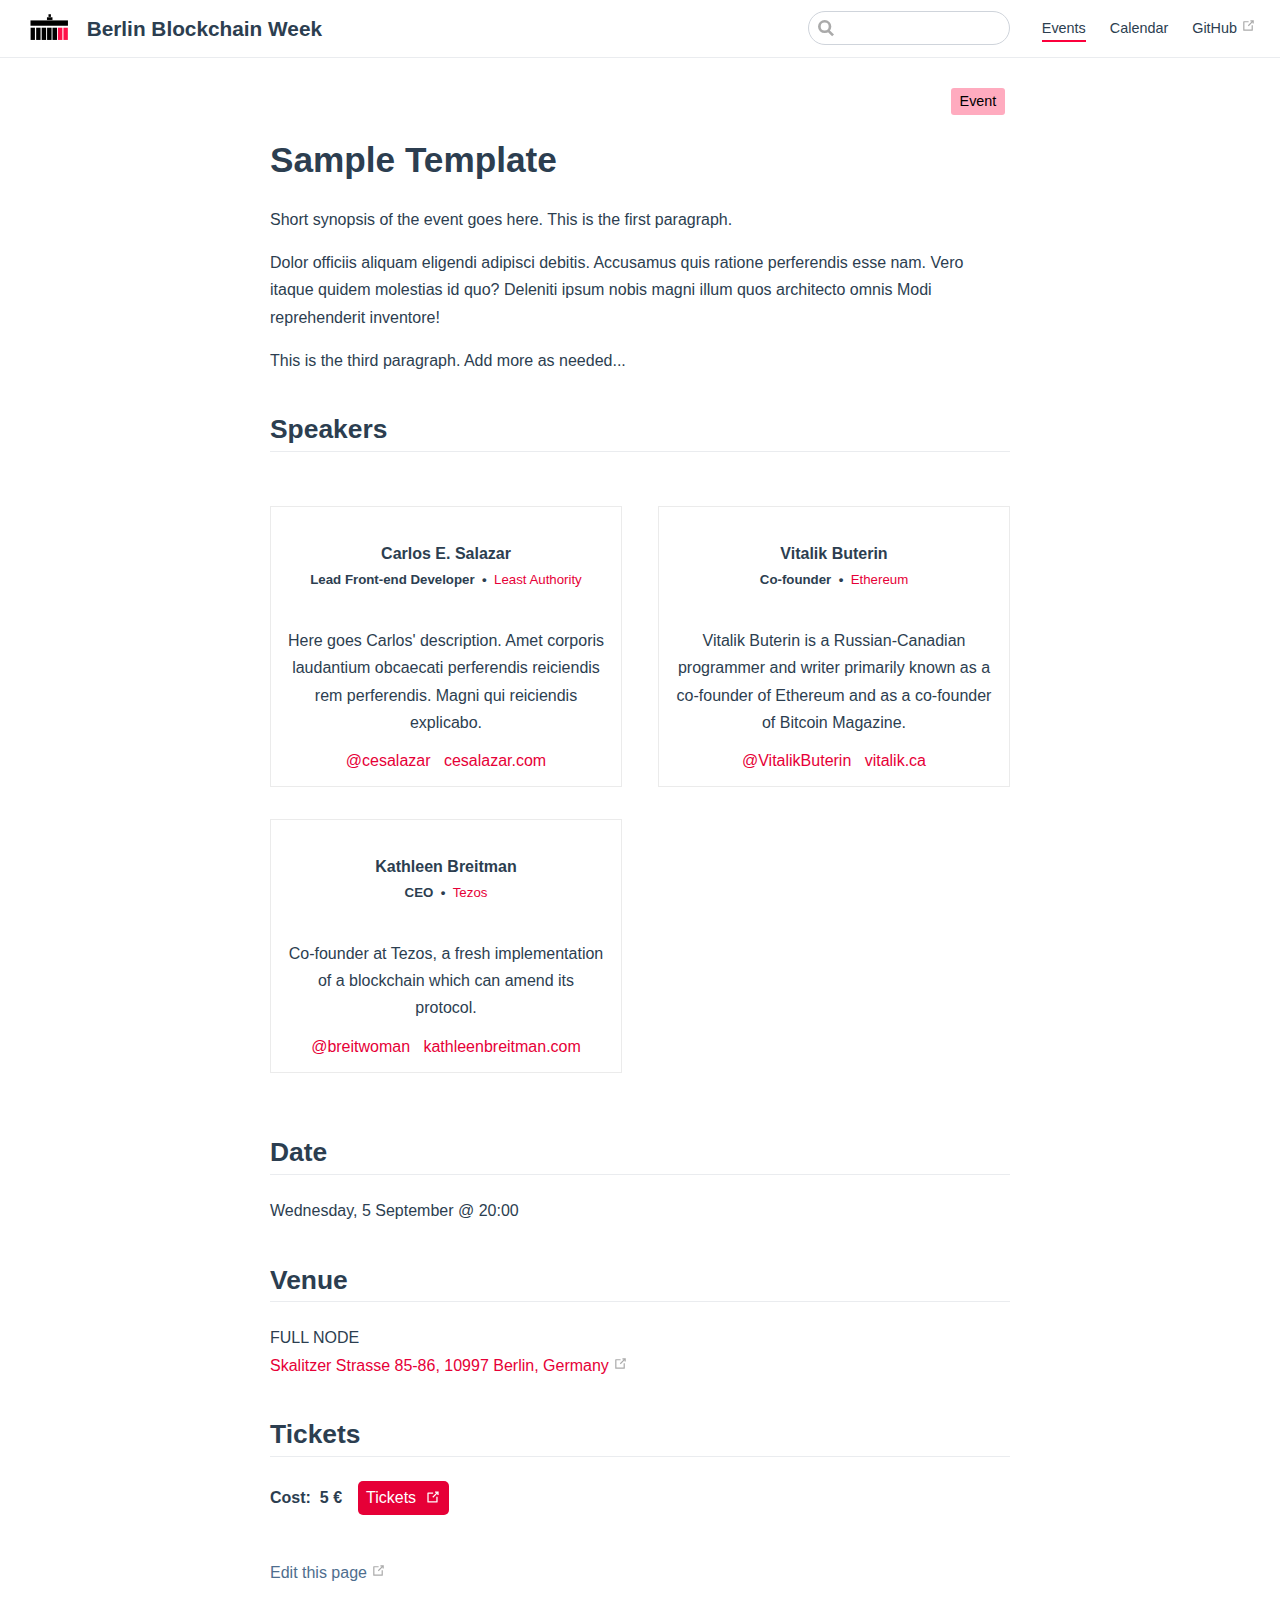
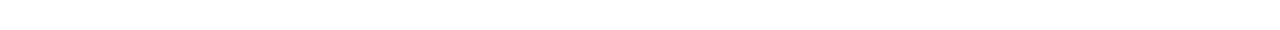
<file: events/template/index.html>
<!DOCTYPE html>
<html lang="en-US">
  <head>
    <meta charset="utf-8">
    <meta name="viewport" content="width=device-width,initial-scale=1">
    <title>Sample Template | Berlin Blockchain Week</title>
    <meta name="description" content="This is a talk about blockchain. This field is indexed by search engines and used to show a description on /events.">
    
    
    <link rel="preload" href="/assets/css/0.styles.118641b8.css" as="style"><link rel="preload" href="/assets/js/app.9026f558.js" as="script"><link rel="preload" href="/assets/js/23.e4138b36.js" as="script"><link rel="preload" href="/assets/js/4.e4fd7157.js" as="script"><link rel="prefetch" href="/assets/js/11.ae4287d5.js"><link rel="prefetch" href="/assets/js/2.4c275b48.js"><link rel="prefetch" href="/assets/js/3.ed432e49.js"><link rel="prefetch" href="/assets/js/5.174937e5.js"><link rel="prefetch" href="/assets/js/6.e170a710.js"><link rel="prefetch" href="/assets/js/7.2f9da33f.js"><link rel="prefetch" href="/assets/js/8.95e3af02.js"><link rel="prefetch" href="/assets/js/9.f4f17e78.js"><link rel="prefetch" href="/assets/js/10.970a03ba.js"><link rel="prefetch" href="/assets/js/12.ab1bea9f.js"><link rel="prefetch" href="/assets/js/13.bcc03168.js"><link rel="prefetch" href="/assets/js/14.ba740a26.js"><link rel="prefetch" href="/assets/js/15.f35003bf.js"><link rel="prefetch" href="/assets/js/16.45ae62c4.js"><link rel="prefetch" href="/assets/js/17.9997d521.js"><link rel="prefetch" href="/assets/js/18.52aaf806.js"><link rel="prefetch" href="/assets/js/19.ca4f81cb.js"><link rel="prefetch" href="/assets/js/20.ee1c3d1a.js"><link rel="prefetch" href="/assets/js/21.066eb3db.js"><link rel="prefetch" href="/assets/js/22.c931e72f.js"><link rel="prefetch" href="/assets/js/24.a7f4d59b.js">
    <link rel="stylesheet" href="/assets/css/0.styles.118641b8.css">
  </head>
  <body>
    <div id="app" data-server-rendered="true"><div class="theme-container no-sidebar"><header class="navbar"><div class="sidebar-button"><svg xmlns="http://www.w3.org/2000/svg" aria-hidden="true" role="img" viewBox="0 0 448 512" class="icon"><path fill="currentColor" d="M436 124H12c-6.627 0-12-5.373-12-12V80c0-6.627 5.373-12 12-12h424c6.627 0 12 5.373 12 12v32c0 6.627-5.373 12-12 12zm0 160H12c-6.627 0-12-5.373-12-12v-32c0-6.627 5.373-12 12-12h424c6.627 0 12 5.373 12 12v32c0 6.627-5.373 12-12 12zm0 160H12c-6.627 0-12-5.373-12-12v-32c0-6.627 5.373-12 12-12h424c6.627 0 12 5.373 12 12v32c0 6.627-5.373 12-12 12z"></path></svg></div><a href="/" class="home-link router-link-active"><img src="[data-uri]" class="logo"><span class="site-name can-hide">
      Berlin Blockchain Week
    </span></a><div class="links"><div class="search-box"><input aria-label="Search" autocomplete="off" spellcheck="false" value=""><!----></div><nav class="nav-links can-hide"><div class="nav-item"><a href="/events/" class="nav-link router-link-active">Events</a></div><div class="nav-item"><a href="/calendar/" class="nav-link">Calendar</a></div><a href="https://github.com/cesalazar/berlinblockchainweek" target="_blank" rel="noopener noreferrer" class="repo-link">
    GitHub
    <svg xmlns="http://www.w3.org/2000/svg" aria-hidden="true" x="0px" y="0px" viewBox="0 0 100 100" width="15" height="15" class="icon outbound"><path fill="currentColor" d="M18.8,85.1h56l0,0c2.2,0,4-1.8,4-4v-32h-8v28h-48v-48h28v-8h-32l0,0c-2.2,0-4,1.8-4,4v56C14.8,83.3,16.6,85.1,18.8,85.1z"></path><polygon fill="currentColor" points="45.7,48.7 51.3,54.3 77.2,28.5 77.2,37.2 85.2,37.2 85.2,14.9 62.8,14.9 62.8,22.9 71.5,22.9"></polygon></svg></a></nav></div></header><div class="sidebar-mask"></div><div class="sidebar"><nav class="nav-links"><div class="nav-item"><a href="/events/" class="nav-link router-link-active">Events</a></div><div class="nav-item"><a href="/calendar/" class="nav-link">Calendar</a></div><a href="https://github.com/cesalazar/berlinblockchainweek" target="_blank" rel="noopener noreferrer" class="repo-link">
    GitHub
    <svg xmlns="http://www.w3.org/2000/svg" aria-hidden="true" x="0px" y="0px" viewBox="0 0 100 100" width="15" height="15" class="icon outbound"><path fill="currentColor" d="M18.8,85.1h56l0,0c2.2,0,4-1.8,4-4v-32h-8v28h-48v-48h28v-8h-32l0,0c-2.2,0-4,1.8-4,4v56C14.8,83.3,16.6,85.1,18.8,85.1z"></path><polygon fill="currentColor" points="45.7,48.7 51.3,54.3 77.2,28.5 77.2,37.2 85.2,37.2 85.2,14.9 62.8,14.9 62.8,22.9 71.5,22.9"></polygon></svg></a></nav><!----></div><div class="page"><div class="content"><div><div class="category"><span class="badge tip top">Event</span></div><h1 id="name">Sample Template</h1><div><p><span>
      Short synopsis of the event goes here. This is the first paragraph.
    </span></p><p><span>
      Dolor officiis aliquam eligendi adipisci debitis. Accusamus quis ratione perferendis esse nam. Vero itaque quidem molestias id quo? Deleniti ipsum nobis magni illum quos architecto omnis Modi reprehenderit inventore!
    </span></p><p><span>
      This is the third paragraph. Add more as needed...
    </span></p></div><div id="speakers"><h2>Speakers</h2><div class="speakers--container"><div><h4>Carlos E. Salazar</h4><h5>
      Lead Front-end Developer

      <span>
         • 

        <a href="https://leastauthority.com" target="_blank" rel="noopener noreferrer">
  Least Authority
  <!----></a></span></h5><p>
      Here goes Carlos' description. Amet corporis laudantium obcaecati perferendis reiciendis rem perferendis. Magni qui reiciendis explicabo.
    </p><div><a href="https://twitter.com/cesalazar" target="_blank" rel="noopener noreferrer">
  @cesalazar
  <!----></a>

       

      <a href="https://cesalazar.com" target="_blank" rel="noopener noreferrer">
  cesalazar.com
  <!----></a></div></div><div><h4>Vitalik Buterin</h4><h5>
      Co-founder

      <span>
         • 

        <a href="https://ethereum.org/" target="_blank" rel="noopener noreferrer">
  Ethereum
  <!----></a></span></h5><p>
      Vitalik Buterin is a Russian-Canadian programmer and writer primarily known as a co-founder of Ethereum and as a co-founder of Bitcoin Magazine.
    </p><div><a href="https://twitter.com/VitalikButerin" target="_blank" rel="noopener noreferrer">
  @VitalikButerin
  <!----></a>

       

      <a href="https://vitalik.ca" target="_blank" rel="noopener noreferrer">
  vitalik.ca
  <!----></a></div></div><div><h4>Kathleen Breitman</h4><h5>
      CEO

      <span>
         • 

        <a href="https://tezos.com/" target="_blank" rel="noopener noreferrer">
  Tezos
  <!----></a></span></h5><p>
      Co-founder at Tezos, a fresh implementation of a blockchain which can amend its protocol.
    </p><div><a href="https://twitter.com/breitwoman" target="_blank" rel="noopener noreferrer">
  @breitwoman
  <!----></a>

       

      <a href="http://kathleenbreitman.com" target="_blank" rel="noopener noreferrer">
  kathleenbreitman.com
  <!----></a></div></div></div></div><div id="date"><h2>Date</h2><p class="datetime">
  Wednesday, 5 September @ 20:00
  </p></div><div id="address"><h2>Venue</h2><div><p><span>
      FULL NODE<br></span><a href="https://www.google.com/maps/place/Skalitzer Strasse 85-86, 10997 Berlin, Germany" target="_blank" rel="noopener noreferrer">
  Skalitzer Strasse 85-86, 10997 Berlin, Germany
  <svg xmlns="http://www.w3.org/2000/svg" aria-hidden="true" x="0px" y="0px" viewBox="0 0 100 100" width="15" height="15" class="icon outbound"><path fill="currentColor" d="M18.8,85.1h56l0,0c2.2,0,4-1.8,4-4v-32h-8v28h-48v-48h28v-8h-32l0,0c-2.2,0-4,1.8-4,4v56C14.8,83.3,16.6,85.1,18.8,85.1z"></path><polygon fill="currentColor" points="45.7,48.7 51.3,54.3 77.2,28.5 77.2,37.2 85.2,37.2 85.2,14.9 62.8,14.9 62.8,22.9 71.5,22.9"></polygon></svg></a></p></div></div><div id="tickets"><h2>Tickets</h2><div class="ticket--container"><span class="ticket--price"><b>
      Cost: 
      <span>5 €</span></b></span><span class="button"><a href="https://eventbrite.com/my-event" target="_blank" rel="noopener noreferrer">
  Tickets
  <svg xmlns="http://www.w3.org/2000/svg" aria-hidden="true" x="0px" y="0px" viewBox="0 0 100 100" width="15" height="15" class="icon outbound"><path fill="currentColor" d="M18.8,85.1h56l0,0c2.2,0,4-1.8,4-4v-32h-8v28h-48v-48h28v-8h-32l0,0c-2.2,0-4,1.8-4,4v56C14.8,83.3,16.6,85.1,18.8,85.1z"></path><polygon fill="currentColor" points="45.7,48.7 51.3,54.3 77.2,28.5 77.2,37.2 85.2,37.2 85.2,14.9 62.8,14.9 62.8,22.9 71.5,22.9"></polygon></svg></a></span></div></div></div></div><div class="page-edit"><div class="edit-link"><a href="https://github.com/cesalazar/berlinblockchainweek/edit/master/events/template/README.md" target="_blank" rel="noopener noreferrer">Edit this page</a><svg xmlns="http://www.w3.org/2000/svg" aria-hidden="true" x="0px" y="0px" viewBox="0 0 100 100" width="15" height="15" class="icon outbound"><path fill="currentColor" d="M18.8,85.1h56l0,0c2.2,0,4-1.8,4-4v-32h-8v28h-48v-48h28v-8h-32l0,0c-2.2,0-4,1.8-4,4v56C14.8,83.3,16.6,85.1,18.8,85.1z"></path><polygon fill="currentColor" points="45.7,48.7 51.3,54.3 77.2,28.5 77.2,37.2 85.2,37.2 85.2,14.9 62.8,14.9 62.8,22.9 71.5,22.9"></polygon></svg></div><!----></div><!----></div></div></div>
    <script src="/assets/js/23.e4138b36.js" defer></script><script src="/assets/js/4.e4fd7157.js" defer></script><script src="/assets/js/app.9026f558.js" defer></script>
  </body>
</html>
</file>
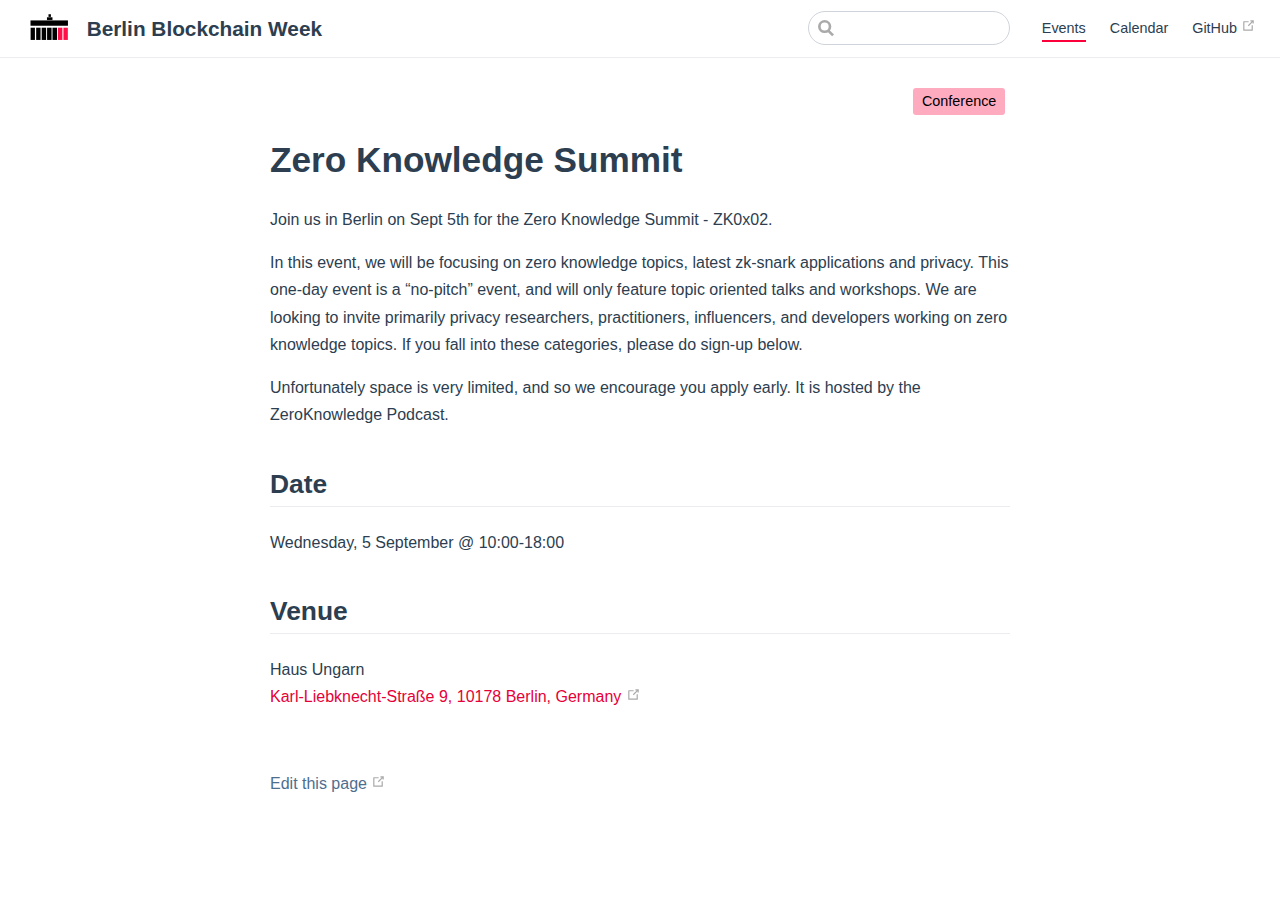
<file: events/zero-knowledge-summit/index.html>
<!DOCTYPE html>
<html lang="en-US">
  <head>
    <meta charset="utf-8">
    <meta name="viewport" content="width=device-width,initial-scale=1">
    <title>Zero Knowledge Summit | Berlin Blockchain Week</title>
    <meta name="description" content="In this event, we will be focusing on zero knowledge topics, latest zk-snark applications and privacy. This one-day event is a “no-pitch” event, and will only feature topic oriented talks and workshops.">
    
    
    <link rel="preload" href="/assets/css/0.styles.118641b8.css" as="style"><link rel="preload" href="/assets/js/app.9026f558.js" as="script"><link rel="preload" href="/assets/js/24.a7f4d59b.js" as="script"><link rel="preload" href="/assets/js/4.e4fd7157.js" as="script"><link rel="prefetch" href="/assets/js/11.ae4287d5.js"><link rel="prefetch" href="/assets/js/2.4c275b48.js"><link rel="prefetch" href="/assets/js/3.ed432e49.js"><link rel="prefetch" href="/assets/js/5.174937e5.js"><link rel="prefetch" href="/assets/js/6.e170a710.js"><link rel="prefetch" href="/assets/js/7.2f9da33f.js"><link rel="prefetch" href="/assets/js/8.95e3af02.js"><link rel="prefetch" href="/assets/js/9.f4f17e78.js"><link rel="prefetch" href="/assets/js/10.970a03ba.js"><link rel="prefetch" href="/assets/js/12.ab1bea9f.js"><link rel="prefetch" href="/assets/js/13.bcc03168.js"><link rel="prefetch" href="/assets/js/14.ba740a26.js"><link rel="prefetch" href="/assets/js/15.f35003bf.js"><link rel="prefetch" href="/assets/js/16.45ae62c4.js"><link rel="prefetch" href="/assets/js/17.9997d521.js"><link rel="prefetch" href="/assets/js/18.52aaf806.js"><link rel="prefetch" href="/assets/js/19.ca4f81cb.js"><link rel="prefetch" href="/assets/js/20.ee1c3d1a.js"><link rel="prefetch" href="/assets/js/21.066eb3db.js"><link rel="prefetch" href="/assets/js/22.c931e72f.js"><link rel="prefetch" href="/assets/js/23.e4138b36.js">
    <link rel="stylesheet" href="/assets/css/0.styles.118641b8.css">
  </head>
  <body>
    <div id="app" data-server-rendered="true"><div class="theme-container no-sidebar"><header class="navbar"><div class="sidebar-button"><svg xmlns="http://www.w3.org/2000/svg" aria-hidden="true" role="img" viewBox="0 0 448 512" class="icon"><path fill="currentColor" d="M436 124H12c-6.627 0-12-5.373-12-12V80c0-6.627 5.373-12 12-12h424c6.627 0 12 5.373 12 12v32c0 6.627-5.373 12-12 12zm0 160H12c-6.627 0-12-5.373-12-12v-32c0-6.627 5.373-12 12-12h424c6.627 0 12 5.373 12 12v32c0 6.627-5.373 12-12 12zm0 160H12c-6.627 0-12-5.373-12-12v-32c0-6.627 5.373-12 12-12h424c6.627 0 12 5.373 12 12v32c0 6.627-5.373 12-12 12z"></path></svg></div><a href="/" class="home-link router-link-active"><img src="[data-uri]" class="logo"><span class="site-name can-hide">
      Berlin Blockchain Week
    </span></a><div class="links"><div class="search-box"><input aria-label="Search" autocomplete="off" spellcheck="false" value=""><!----></div><nav class="nav-links can-hide"><div class="nav-item"><a href="/events/" class="nav-link router-link-active">Events</a></div><div class="nav-item"><a href="/calendar/" class="nav-link">Calendar</a></div><a href="https://github.com/cesalazar/berlinblockchainweek" target="_blank" rel="noopener noreferrer" class="repo-link">
    GitHub
    <svg xmlns="http://www.w3.org/2000/svg" aria-hidden="true" x="0px" y="0px" viewBox="0 0 100 100" width="15" height="15" class="icon outbound"><path fill="currentColor" d="M18.8,85.1h56l0,0c2.2,0,4-1.8,4-4v-32h-8v28h-48v-48h28v-8h-32l0,0c-2.2,0-4,1.8-4,4v56C14.8,83.3,16.6,85.1,18.8,85.1z"></path><polygon fill="currentColor" points="45.7,48.7 51.3,54.3 77.2,28.5 77.2,37.2 85.2,37.2 85.2,14.9 62.8,14.9 62.8,22.9 71.5,22.9"></polygon></svg></a></nav></div></header><div class="sidebar-mask"></div><div class="sidebar"><nav class="nav-links"><div class="nav-item"><a href="/events/" class="nav-link router-link-active">Events</a></div><div class="nav-item"><a href="/calendar/" class="nav-link">Calendar</a></div><a href="https://github.com/cesalazar/berlinblockchainweek" target="_blank" rel="noopener noreferrer" class="repo-link">
    GitHub
    <svg xmlns="http://www.w3.org/2000/svg" aria-hidden="true" x="0px" y="0px" viewBox="0 0 100 100" width="15" height="15" class="icon outbound"><path fill="currentColor" d="M18.8,85.1h56l0,0c2.2,0,4-1.8,4-4v-32h-8v28h-48v-48h28v-8h-32l0,0c-2.2,0-4,1.8-4,4v56C14.8,83.3,16.6,85.1,18.8,85.1z"></path><polygon fill="currentColor" points="45.7,48.7 51.3,54.3 77.2,28.5 77.2,37.2 85.2,37.2 85.2,14.9 62.8,14.9 62.8,22.9 71.5,22.9"></polygon></svg></a></nav><!----></div><div class="page"><div class="content"><div><div class="category"><span class="badge tip top">Conference</span></div><h1 id="name">Zero Knowledge Summit</h1><div><p><span>
      Join us in Berlin on Sept 5th for the Zero Knowledge Summit - ZK0x02.
    </span></p><p><span>
      In this event, we will be focusing on zero knowledge topics, latest zk-snark applications and privacy. This one-day event is a “no-pitch” event, and will only feature topic oriented talks and workshops. We are looking to invite primarily privacy researchers, practitioners, influencers, and developers working on zero knowledge topics. If you fall into these categories, please do sign-up below.
    </span></p><p><span>
      Unfortunately space is very limited, and so we encourage you apply early. It is hosted by the ZeroKnowledge Podcast.
    </span></p></div><!----><div id="date"><h2>Date</h2><p class="datetime">
  Wednesday, 5 September @ 10:00-18:00
  </p></div><div id="address"><h2>Venue</h2><div><p><span>
      Haus Ungarn<br></span><a href="https://www.google.com/maps/place/Karl-Liebknecht-Straße 9, 10178 Berlin, Germany" target="_blank" rel="noopener noreferrer">
  Karl-Liebknecht-Straße 9, 10178 Berlin, Germany
  <svg xmlns="http://www.w3.org/2000/svg" aria-hidden="true" x="0px" y="0px" viewBox="0 0 100 100" width="15" height="15" class="icon outbound"><path fill="currentColor" d="M18.8,85.1h56l0,0c2.2,0,4-1.8,4-4v-32h-8v28h-48v-48h28v-8h-32l0,0c-2.2,0-4,1.8-4,4v56C14.8,83.3,16.6,85.1,18.8,85.1z"></path><polygon fill="currentColor" points="45.7,48.7 51.3,54.3 77.2,28.5 77.2,37.2 85.2,37.2 85.2,14.9 62.8,14.9 62.8,22.9 71.5,22.9"></polygon></svg></a></p></div></div><!----></div></div><div class="page-edit"><div class="edit-link"><a href="https://github.com/cesalazar/berlinblockchainweek/edit/master/events/zero-knowledge-summit/README.md" target="_blank" rel="noopener noreferrer">Edit this page</a><svg xmlns="http://www.w3.org/2000/svg" aria-hidden="true" x="0px" y="0px" viewBox="0 0 100 100" width="15" height="15" class="icon outbound"><path fill="currentColor" d="M18.8,85.1h56l0,0c2.2,0,4-1.8,4-4v-32h-8v28h-48v-48h28v-8h-32l0,0c-2.2,0-4,1.8-4,4v56C14.8,83.3,16.6,85.1,18.8,85.1z"></path><polygon fill="currentColor" points="45.7,48.7 51.3,54.3 77.2,28.5 77.2,37.2 85.2,37.2 85.2,14.9 62.8,14.9 62.8,22.9 71.5,22.9"></polygon></svg></div><!----></div><!----></div></div></div>
    <script src="/assets/js/24.a7f4d59b.js" defer></script><script src="/assets/js/4.e4fd7157.js" defer></script><script src="/assets/js/app.9026f558.js" defer></script>
  </body>
</html>
</file>
<file: assets/css/0.styles.118641b8.css>
.home{padding:3.6rem 2rem 0;max-width:960px;margin:0 auto}.home .hero{text-align:center}.home .hero img{max-height:280px;display:block;margin:3rem auto 1.5rem}.home .hero h1{font-size:3rem}.home .hero .action,.home .hero .description,.home .hero h1{margin:1.8rem auto}.home .hero .description{max-width:35rem;font-size:1.6rem;line-height:1.3;color:#6a8bad}.home .hero .action-button{display:inline-block;font-size:1.2rem;color:#fff;background-color:#e60037;padding:.8rem 1.6rem;border-radius:4px;transition:background-color .1s ease;box-sizing:border-box;border-bottom:1px solid #cf0031}.home .hero .action-button:hover{background-color:#ff033f}.home .features{border-top:1px solid #eaecef;padding:1.2rem 0;margin-top:2.5rem;display:flex;flex-wrap:wrap;align-items:flex-start;align-content:stretch;justify-content:space-between}.home .features .title{width:100%;text-align:center}.home .features .title h2{border-bottom:0 none}.home .feature{flex-grow:1;flex-basis:30%;max-width:30%}.home .feature h2{font-size:1.4rem;font-weight:500;border-bottom:none;padding-bottom:0;color:#3a5169}.home .feature p{color:#4e6e8e}.home .footer{padding:2.5rem;border-top:1px solid #eaecef;text-align:center;color:#4e6e8e}.home .footer span{padding:0 1em}@media (max-width:719px){.home .features{flex-direction:column}.home .feature{max-width:100%;padding:0 2.5rem}}@media (max-width:419px){.home{padding-left:1.5rem;padding-right:1.5rem}.home .hero img{max-height:210px;margin:2rem auto 1.2rem}.home .hero h1{font-size:2rem}.home .hero .action,.home .hero .description,.home .hero h1{margin:1.2rem auto}.home .hero .description{font-size:1.2rem}.home .hero .action-button{font-size:1rem;padding:.6rem 1.2rem}.home .feature h2{font-size:1.25rem}}.container{top:3.6rem;height:300px;position:absolute;left:0;right:0;width:100%}.container img{width:100%;margin-top:-50%;transform:translateY(33%)}canvas{position:relative;top:0;width:100%;background-color:#25003a;background-image:linear-gradient(180deg,#fb1047 0,#25003a 5%,#25003a 90%,#090909);height:100%}.search-box{display:inline-block;position:relative;margin-right:.5rem}.search-box input{cursor:text;width:10rem;color:#4e6e8e;display:inline-block;border:1px solid #cfd4db;border-radius:2rem;font-size:.9rem;line-height:2rem;padding:0 .5rem 0 2rem;outline:none;transition:all .2s ease;background:#fff url(/assets/img/search.83621669.svg) .6rem .5rem no-repeat;background-size:1rem}.search-box input:focus{cursor:auto;border-color:#e60037}.search-box .suggestions{background:#fff;width:20rem;position:absolute;top:1.5rem;border:1px solid #cfd4db;border-radius:6px;padding:.4rem;list-style-type:none}.search-box .suggestions.align-right{right:0}.search-box .suggestion{line-height:1.4;padding:.4rem .6rem;border-radius:4px;cursor:pointer}.search-box .suggestion a{color:#5d82a6}.search-box .suggestion a .page-title{font-weight:600}.search-box .suggestion a .header{font-size:.9em;margin-left:.25em}.search-box .suggestion.focused{background-color:#f3f4f5}.search-box .suggestion.focused a{color:#e60037}@media (max-width:959px){.search-box input{cursor:pointer;width:0;border-color:transparent;position:relative;left:1rem}.search-box input:focus{cursor:text;left:0;width:10rem}}@media (max-width:959px) and (min-width:719px){.search-box .suggestions{left:0}}@media (max-width:719px){.search-box{margin-right:0}.search-box .suggestions{right:0}}@media (max-width:419px){.search-box .suggestions{width:calc(100vw - 4rem)}.search-box input:focus{width:8rem}}.dropdown-enter,.dropdown-leave-to{height:0!important}.dropdown-wrapper .dropdown-title{display:block}.dropdown-wrapper .dropdown-title:hover{border-color:transparent}.dropdown-wrapper .dropdown-title .arrow{vertical-align:middle;margin-top:-1px;margin-left:.4rem}.dropdown-wrapper .nav-dropdown .dropdown-item{color:inherit;line-height:1.7rem}.dropdown-wrapper .nav-dropdown .dropdown-item h4{margin:.45rem 0 0;border-top:1px solid #eee;padding:.45rem 1.5rem 0 1.25rem}.dropdown-wrapper .nav-dropdown .dropdown-item .dropdown-subitem-wrapper{padding:0;list-style:none}.dropdown-wrapper .nav-dropdown .dropdown-item .dropdown-subitem-wrapper .dropdown-subitem{font-size:.9em}.dropdown-wrapper .nav-dropdown .dropdown-item a{display:block;line-height:1.7rem;position:relative;border-bottom:none;font-weight:400;margin-bottom:0;padding:0 1.5rem 0 1.25rem}.dropdown-wrapper .nav-dropdown .dropdown-item a.router-link-active,.dropdown-wrapper .nav-dropdown .dropdown-item a:hover{color:#e60037}.dropdown-wrapper .nav-dropdown .dropdown-item a.router-link-active:after{content:"";width:0;height:0;border-left:5px solid #e60037;border-top:3px solid transparent;border-bottom:3px solid transparent;position:absolute;top:calc(50% - 2px);left:9px}.dropdown-wrapper .nav-dropdown .dropdown-item:first-child h4{margin-top:0;padding-top:0;border-top:0}@media (max-width:719px){.dropdown-wrapper.open .dropdown-title{margin-bottom:.5rem}.dropdown-wrapper .nav-dropdown{transition:height .1s ease-out;overflow:hidden}.dropdown-wrapper .nav-dropdown .dropdown-item h4{border-top:0;margin-top:0;padding-top:0}.dropdown-wrapper .nav-dropdown .dropdown-item>a,.dropdown-wrapper .nav-dropdown .dropdown-item h4{font-size:15px;line-height:2rem}.dropdown-wrapper .nav-dropdown .dropdown-item .dropdown-subitem{font-size:14px;padding-left:1rem}}@media (min-width:719px){.dropdown-wrapper{height:1.8rem}.dropdown-wrapper:hover .nav-dropdown{display:block!important}.dropdown-wrapper .dropdown-title .arrow{border-left:4px solid transparent;border-right:4px solid transparent;border-top:6px solid #ccc;border-bottom:0}.dropdown-wrapper .nav-dropdown{display:none;height:auto!important;box-sizing:border-box;max-height:calc(100vh - 2.7rem);overflow-y:auto;position:absolute;top:100%;right:0;background-color:#fff;padding:.6rem 0;border:1px solid #ddd;border-bottom-color:#ccc;text-align:left;border-radius:.25rem;white-space:nowrap;margin:0}}.nav-links{display:inline-block}.nav-links a{line-height:1.4rem;color:inherit}.nav-links a.router-link-active,.nav-links a:hover{color:#e60037}.nav-links .nav-item{cursor:pointer;position:relative;display:inline-block;margin-left:1.5rem;line-height:2rem}.nav-links .repo-link{margin-left:1.5rem}@media (max-width:719px){.nav-links .nav-item,.nav-links .repo-link{margin-left:0}}@media (min-width:719px){.nav-links a.router-link-active,.nav-links a:hover{color:#2c3e50}.nav-item>a:not(.external).router-link-active,.nav-item>a:not(.external):hover{margin-bottom:-2px;border-bottom:2px solid #fc003c}}.navbar{padding:.7rem 1.5rem;line-height:2.2rem;position:relative}.navbar a,.navbar img,.navbar span{display:inline-block}.navbar .logo{height:2.2rem;min-width:2.2rem;margin-right:.8rem;vertical-align:top}.navbar .site-name{font-size:1.3rem;font-weight:600;color:#2c3e50;position:relative}.navbar .links{font-size:.9rem;position:absolute;right:1.5rem;top:.7rem}@media (max-width:719px){.navbar{padding-left:4rem}.navbar .can-hide{display:none}}.page-edit,.page-nav{max-width:740px;margin:0 auto;padding:2rem 2.5rem}@media (max-width:959px){.page-edit,.page-nav{padding:2rem}}@media (max-width:419px){.page-edit,.page-nav{padding:1.5rem}}.page{padding-bottom:2rem}.page-edit{padding-top:1rem;padding-bottom:1rem;overflow:auto}.page-edit .edit-link{display:inline-block}.page-edit .edit-link a{color:#4e6e8e;margin-right:.25rem}.page-edit .last-updated{float:right;font-size:.9em}.page-edit .last-updated .prefix{font-weight:500;color:#4e6e8e}.page-edit .last-updated .time{font-weight:400;color:#aaa}.page-nav{padding-top:1rem;padding-bottom:0}.page-nav .inner{min-height:2rem;margin-top:0;border-top:1px solid #eaecef;padding-top:1rem;overflow:auto}.page-nav .next{float:right}@media (max-width:719px){.page-edit .edit-link{margin-bottom:.5rem}.page-edit .last-updated{font-size:.8em;float:none;text-align:left}}.sidebar .sidebar-sub-headers{padding-left:1rem;font-size:.95em}a.sidebar-link{font-weight:400;display:inline-block;color:#2c3e50;border-left:.25rem solid transparent;padding:.35rem 1rem .35rem 1.25rem;line-height:1.4;width:100%;box-sizing:border-box}a.sidebar-link:hover{color:#e60037}a.sidebar-link.active{font-weight:600;color:#e60037;border-left-color:#e60037}.sidebar-group a.sidebar-link{padding-left:2rem}.sidebar-sub-headers a.sidebar-link{padding-top:.25rem;padding-bottom:.25rem;border-left:none}.sidebar-sub-headers a.sidebar-link.active{font-weight:500}.sidebar-group:not(.first){margin-top:1em}.sidebar-group .sidebar-group{padding-left:.5em}.sidebar-group:not(.collapsable) .sidebar-heading{cursor:auto;color:inherit}.sidebar-heading{color:#999;transition:color .15s ease;cursor:pointer;font-size:1.1em;font-weight:700;padding:0 1.5rem;margin-top:0;margin-bottom:.5rem}.sidebar-heading.open,.sidebar-heading:hover{color:inherit}.sidebar-heading .arrow{position:relative;top:-.12em;left:.5em}.sidebar-heading:.open .arrow{top:-.18em}.sidebar-group-items{transition:height .1s ease-out;overflow:hidden}.sidebar ul{padding:0;margin:0;list-style-type:none}.sidebar a{display:inline-block}.sidebar .nav-links{display:none;border-bottom:1px solid #eaecef;padding:.5rem 0 .75rem 0}.sidebar .nav-links a{font-weight:600}.sidebar .nav-links .nav-item,.sidebar .nav-links .repo-link{display:block;line-height:1.25rem;font-size:1.1em;padding:.5rem 0 .5rem 1.5rem}.sidebar .sidebar-links{padding:1.5rem 0}@media (max-width:719px){.sidebar .nav-links{display:block}.sidebar .nav-links .dropdown-wrapper .nav-dropdown .dropdown-item a.router-link-active:after{top:calc(1rem - 2px)}.sidebar .sidebar-links{padding:1rem 0}}.sidebar-button{display:none;width:1.25rem;height:1.25rem;position:absolute;padding:.6rem;top:.6rem;left:1rem}.sidebar-button .icon{display:block;width:1.25rem;height:1.25rem}@media (max-width:719px){.sidebar-button{display:block}}#nprogress{pointer-events:none}#nprogress .bar{background:#e60037;position:fixed;z-index:1031;top:0;left:0;width:100%;height:2px}#nprogress .peg{display:block;position:absolute;right:0;width:100px;height:100%;box-shadow:0 0 10px #e60037,0 0 5px #e60037;opacity:1;transform:rotate(3deg) translateY(-4px)}#nprogress .spinner{display:block;position:fixed;z-index:1031;top:15px;right:15px}#nprogress .spinner-icon{width:18px;height:18px;box-sizing:border-box;border:2px solid transparent;border-top-color:#e60037;border-left-color:#e60037;border-radius:50%;animation:nprogress-spinner .4s linear infinite}.nprogress-custom-parent{overflow:hidden;position:relative}.nprogress-custom-parent #nprogress .bar,.nprogress-custom-parent #nprogress .spinner{position:absolute}@keyframes nprogress-spinner{0%{transform:rotate(0deg)}to{transform:rotate(1turn)}}.content code{color:#476582;padding:.25rem .5rem;margin:0;font-size:.85em;background-color:rgba(27,31,35,.05);border-radius:3px}.content pre,.content pre[class*=language-]{line-height:1.4;padding:1.25rem 1.5rem;margin:.85rem 0;background:transparent;overflow:auto}.content pre[class*=language-] code,.content pre code{color:#fff;padding:0;background-color:transparent;border-radius:0}div[class*=language-]{position:relative;background-color:#282c34;border-radius:6px}div[class*=language-] .highlight-lines{user-select:none;padding-top:1.3rem;position:absolute;top:0;left:0;width:100%;line-height:1.4}div[class*=language-] .highlight-lines .highlighted{background-color:rgba(0,0,0,.66)}div[class*=language-] pre{position:relative;z-index:1}div[class*=language-]:before{position:absolute;z-index:3;top:.8em;right:1em;font-size:.75rem;color:hsla(0,0%,100%,.4)}div[class*=language-]:not(.line-numbers-mode) .line-numbers-wrapper{display:none}div[class*=language-].line-numbers-mode .highlight-lines .highlighted{position:relative}div[class*=language-].line-numbers-mode .highlight-lines .highlighted:before{content:" ";position:absolute;z-index:3;left:0;top:0;display:block;width:3.5rem;height:100%;background-color:rgba(0,0,0,.66)}div[class*=language-].line-numbers-mode pre{padding-left:4.5rem;vertical-align:middle}div[class*=language-].line-numbers-mode .line-numbers-wrapper{position:absolute;top:0;width:3.5rem;text-align:center;color:hsla(0,0%,100%,.3);padding:1.25rem 0;line-height:1.4}div[class*=language-].line-numbers-mode .line-numbers-wrapper br{user-select:none}div[class*=language-].line-numbers-mode .line-numbers-wrapper .line-number{position:relative;z-index:4;user-select:none;font-size:.85em}div[class*=language-].line-numbers-mode:after{content:"";position:absolute;z-index:2;top:0;left:0;width:3.5rem;height:100%;border-radius:6px 0 0 6px;border-right:1px solid rgba(0,0,0,.66);background-color:#282c34}div[class~=language-js]:before{content:"js"}div[class~=language-ts]:before{content:"ts"}div[class~=language-html]:before{content:"html"}div[class~=language-md]:before{content:"md"}div[class~=language-vue]:before{content:"vue"}div[class~=language-css]:before{content:"css"}div[class~=language-sass]:before{content:"sass"}div[class~=language-scss]:before{content:"scss"}div[class~=language-less]:before{content:"less"}div[class~=language-stylus]:before{content:"stylus"}div[class~=language-go]:before{content:"go"}div[class~=language-java]:before{content:"java"}div[class~=language-c]:before{content:"c"}div[class~=language-sh]:before{content:"sh"}div[class~=language-yaml]:before{content:"yaml"}div[class~=language-javascript]:before{content:"js"}div[class~=language-typescript]:before{content:"ts"}div[class~=language-markup]:before{content:"html"}div[class~=language-markdown]:before{content:"md"}div[class~=language-json]:before{content:"json"}div[class~=language-ruby]:before{content:"rb"}div[class~=language-python]:before{content:"py"}div[class~=language-bash]:before{content:"sh"}.custom-block .custom-block-title{font-weight:600;margin-bottom:-.4rem}.custom-block.danger,.custom-block.tip,.custom-block.warning{padding:.1rem 1.5rem;border-left-width:.5rem;border-left-style:solid;margin:1rem 0}.custom-block.tip{background-color:#f3f5f7;border-color:#42b983}.custom-block.warning{background-color:rgba(255,229,100,.3);border-color:#e7c000;color:#6b5900}.custom-block.warning .custom-block-title{color:#b29400}.custom-block.warning a{color:#2c3e50}.custom-block.danger{background-color:#ffe6e6;border-color:#c00;color:#4d0000}.custom-block.danger .custom-block-title{color:#900}.custom-block.danger a{color:#2c3e50}.arrow{display:inline-block;width:0;height:0}.arrow.up{border-bottom:6px solid #ccc}.arrow.down,.arrow.up{border-left:4px solid transparent;border-right:4px solid transparent}.arrow.down{border-top:6px solid #ccc}.arrow.right{border-left:6px solid #ccc}.arrow.left,.arrow.right{border-top:4px solid transparent;border-bottom:4px solid transparent}.arrow.left{border-right:6px solid #ccc}.content:not(.custom){max-width:740px;margin:0 auto;padding:2rem 2.5rem}@media (max-width:959px){.content:not(.custom){padding:2rem}}@media (max-width:419px){.content:not(.custom){padding:1.5rem}}.table-of-contents .badge{vertical-align:middle}.button{background-color:#e60037;border-radius:5px;color:#fff;display:inline-block;padding:.5em 0;transition:background-color .1s ease}.button:hover{background-color:#ff033f}.button a,.button a:hover{color:#fff;padding:.5rem .5em .5em;text-decoration:none!important}.button a:hover>svg,.button a>svg{margin-left:.25rem}.button .icon.outbound{color:#fff;display:inline-block;height:1rem;vertical-align:top;width:1rem}.calendar>.page>.content{max-width:100%}.badge{padding:.3em .6em!important;font-size:.9em!important;color:#000!important;margin-left:.5em;margin-top:-.1em;background:#ffabbf!important}body,html{padding:0;margin:0}body{font-family:-apple-system,BlinkMacSystemFont,Segoe UI,Roboto,Oxygen,Ubuntu,Cantarell,Fira Sans,Droid Sans,Helvetica Neue,sans-serif;-webkit-font-smoothing:antialiased;-moz-osx-font-smoothing:grayscale;font-size:16px;color:#2c3e50}.page{padding-left:20rem}.navbar{z-index:20;right:0;height:3.6rem;background-color:#fff;box-sizing:border-box;border-bottom:1px solid #eaecef}.navbar,.sidebar-mask{position:fixed;top:0;left:0}.sidebar-mask{z-index:9;width:100vw;height:100vh;display:none}.sidebar{font-size:15px;background-color:#fff;width:20rem;position:fixed;z-index:10;margin:0;top:3.6rem;left:0;bottom:0;box-sizing:border-box;border-right:1px solid #eaecef;overflow-y:auto}.content:not(.custom)>:first-child{margin-top:3.6rem}.content:not(.custom) a:hover{text-decoration:underline}.content:not(.custom) p.demo{padding:1rem 1.5rem;border:1px solid #ddd;border-radius:4px}.content:not(.custom) img{max-width:100%}.content.custom{padding:0;margin:0}.content.custom img{max-width:100%}a{font-weight:500;text-decoration:none}a,p a code{color:#e60037}p a code{font-weight:400}kbd{background:#eee;border:.15rem solid #ddd;border-bottom:.25rem solid #ddd;border-radius:.15rem;padding:0 .15em}blockquote{font-size:1.2rem;color:#999;border-left:.25rem solid #dfe2e5;margin-left:0;padding-left:1rem}ol,ul{padding-left:1.2em}strong{font-weight:600}h1,h2,h3,h4,h5,h6{font-weight:600;line-height:1.25}.content:not(.custom)>h1,.content:not(.custom)>h2,.content:not(.custom)>h3,.content:not(.custom)>h4,.content:not(.custom)>h5,.content:not(.custom)>h6{margin-top:-3.1rem;padding-top:4.6rem;margin-bottom:0}.content:not(.custom)>h1:first-child,.content:not(.custom)>h2:first-child,.content:not(.custom)>h3:first-child,.content:not(.custom)>h4:first-child,.content:not(.custom)>h5:first-child,.content:not(.custom)>h6:first-child{margin-top:-1.5rem;margin-bottom:1rem}.content:not(.custom)>h1:first-child+.custom-block,.content:not(.custom)>h1:first-child+p,.content:not(.custom)>h1:first-child+pre,.content:not(.custom)>h2:first-child+.custom-block,.content:not(.custom)>h2:first-child+p,.content:not(.custom)>h2:first-child+pre,.content:not(.custom)>h3:first-child+.custom-block,.content:not(.custom)>h3:first-child+p,.content:not(.custom)>h3:first-child+pre,.content:not(.custom)>h4:first-child+.custom-block,.content:not(.custom)>h4:first-child+p,.content:not(.custom)>h4:first-child+pre,.content:not(.custom)>h5:first-child+.custom-block,.content:not(.custom)>h5:first-child+p,.content:not(.custom)>h5:first-child+pre,.content:not(.custom)>h6:first-child+.custom-block,.content:not(.custom)>h6:first-child+p,.content:not(.custom)>h6:first-child+pre{margin-top:2rem}h1:hover .header-anchor,h2:hover .header-anchor,h3:hover .header-anchor,h4:hover .header-anchor,h5:hover .header-anchor,h6:hover .header-anchor{opacity:1}h1{font-size:2.2rem}h2{font-size:1.65rem;padding-bottom:.3rem;border-bottom:1px solid #eaecef}h3{font-size:1.35rem}a.header-anchor{font-size:.85em;float:left;margin-left:-.87em;padding-right:.23em;margin-top:.125em;opacity:0}a.header-anchor:hover{text-decoration:none}.line-number,code,kbd{font-family:source-code-pro,Menlo,Monaco,Consolas,Courier New,monospace}ol,p,ul{line-height:1.7}hr{border:0;border-top:1px solid #eaecef}table{border-collapse:collapse;margin:1rem 0;display:block;overflow-x:auto}tr{border-top:1px solid #dfe2e5}tr:nth-child(2n){background-color:#f6f8fa}td,th{border:1px solid #dfe2e5;padding:.6em 1em}.custom-layout{padding-top:3.6rem}.theme-container.sidebar-open .sidebar-mask{display:block}.theme-container.no-navbar .content:not(.custom)>h1,.theme-container.no-navbar h2,.theme-container.no-navbar h3,.theme-container.no-navbar h4,.theme-container.no-navbar h5,.theme-container.no-navbar h6{margin-top:1.5rem;padding-top:0}.theme-container.no-navbar .sidebar{top:0}.theme-container.no-navbar .custom-layout{padding-top:0}@media (min-width:720px){.theme-container.no-sidebar .sidebar{display:none}.theme-container.no-sidebar .page{padding-left:0}}@media (max-width:959px){.sidebar{font-size:15px;width:16.4rem}.page{padding-left:16.4rem}}@media (max-width:719px){.sidebar{top:0;padding-top:3.6rem;transform:translateX(-100%);transition:transform .2s ease}.page{padding-left:0}.theme-container.sidebar-open .sidebar{transform:translateX(0)}.theme-container.no-navbar .sidebar{padding-top:0}}@media (max-width:419px){h1{font-size:1.9rem}.content div[class*=language-]{margin:.85rem -1.5rem;border-radius:0}}.icon.outbound{color:#aaa;display:inline-block}.badge{display:inline-block;font-size:14px;height:18px;line-height:18px;border-radius:3px;padding:0 6px;color:#fff;margin-right:5px;background-color:#42b983}.badge.middle{vertical-align:middle}.badge.top{vertical-align:top}.badge.green,.badge.tip{background-color:#42b983}.badge.error{background-color:#da5961}.badge.warn,.badge.warning,.badge.yellow{background-color:#e7c000}.speakers--container{text-align:center;display:flex;flex-direction:row;flex-wrap:wrap;justify-content:space-between}.speakers--container>div{box-sizing:border-box;border:1px solid #ebebeb;padding:1em;margin-top:2em;flex:0 1 22em;display:flex;flex-direction:column}.speakers--container>div img{margin:0 auto;max-height:5em}.speakers--container>div>div:last-child{margin-top:auto}.speakers--container>div:last-child{margin-bottom:1.5em}.speakers--container h5{margin-top:-1em}.ticket--container{margin-top:1.5em}.ticket--price{margin-right:1em}table{width:100%;display:inline-table;border-spacing:0;border-collapse:separate;table-layout:fixed;margin-bottom:2em}table thead tr th{background:#626e7e;color:#eff0f2;padding:.5em;overflow:hidden;border:none}table thead tr th:first-child{border-radius:3px 0 0 0}table thead tr th:last-child{border-radius:0 3px 0 0}table thead tr th .day{display:block;font-size:1.2em;border-radius:50%;width:30px;height:30px;margin:0 auto 5px;padding:5px;line-height:1.8}table thead tr th .day.active{background:#eff0f2;color:#626e7e}table thead tr th .long{display:none}table thead tr th .short{display:block}table thead tr th i{vertical-align:middle;font-size:2em}table tbody tr{background:#eff0f2}table tbody tr td{text-align:center;vertical-align:middle;border:none;border-left:1px solid #626e7e;position:relative;border-bottom:1px solid #bfc5cd;padding:0}table tbody tr td:last-child{border-right:1px solid #626e7e}table tbody tr td.hour{font-size:1.6em;padding:0;color:#626e7e;background:#fff;border-bottom:1px solid #626e7e;border-collapse:separate;min-width:100px}table tbody tr td span{display:block;padding:.5em 0}@media (max-width:60em){table thead tr th .long{display:none}table thead tr th .short{display:block}table tbody tr td.hour span{transform:rotate(270deg);-webkit-transform:rotate(270deg);-moz-transform:rotate(270deg)}}.category{text-align:right}h2{margin-top:1.5em}.events--container .date-sticky{position:sticky;top:3.6rem;background:#fff}.events--container .date-sticky .datetime{padding-top:5px}.events--container .action-button{cursor:pointer;display:inline-block;font-size:1.2rem;vertical-align:middle;margin-left:1em;padding:0 .5em .2em;border-radius:4px;transition:background-color .1s ease;box-sizing:border-box;float:right;margin-top:4px}.events--container .action-button span{font-size:1.3em}.events--container div{margin:2em 0 4em}code[class*=language-],pre[class*=language-]{color:#ccc;background:none;font-family:Consolas,Monaco,Andale Mono,Ubuntu Mono,monospace;text-align:left;white-space:pre;word-spacing:normal;word-break:normal;word-wrap:normal;line-height:1.5;tab-size:4;hyphens:none}pre[class*=language-]{padding:1em;margin:.5em 0;overflow:auto}:not(pre)>code[class*=language-],pre[class*=language-]{background:#2d2d2d}:not(pre)>code[class*=language-]{padding:.1em;border-radius:.3em;white-space:normal}.token.block-comment,.token.cdata,.token.comment,.token.doctype,.token.prolog{color:#999}.token.punctuation{color:#ccc}.token.attr-name,.token.deleted,.token.namespace,.token.tag{color:#e2777a}.token.function-name{color:#6196cc}.token.boolean,.token.function,.token.number{color:#f08d49}.token.class-name,.token.constant,.token.property,.token.symbol{color:#f8c555}.token.atrule,.token.builtin,.token.important,.token.keyword,.token.selector{color:#cc99cd}.token.attr-value,.token.char,.token.regex,.token.string,.token.variable{color:#7ec699}.token.entity,.token.operator,.token.url{color:#67cdcc}.token.bold,.token.important{font-weight:700}.token.italic{font-style:italic}.token.entity{cursor:help}.token.inserted{color:green}
</file>
